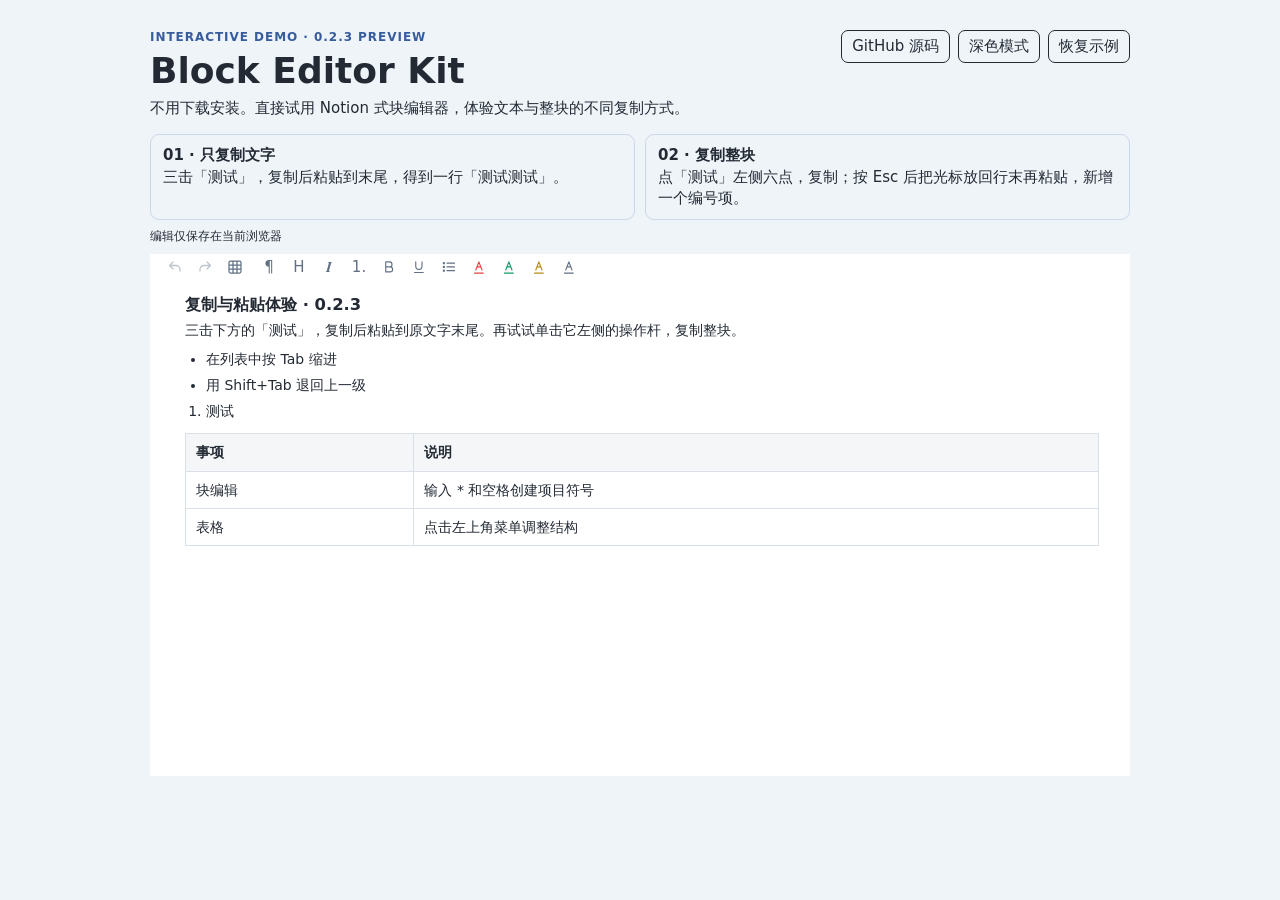
<file: docs/index.html>
<!doctype html>
<html lang="zh-CN">
<head>
  <meta charset="utf-8">
  <meta name="viewport" content="width=device-width, initial-scale=1">
  <title>Block Editor Kit · 在线试用</title>
  <meta name="description" content="免安装试用 Notion 式块编辑器：对比文字复制和整块复制，体验拖拽、表格和撤销。">
  <style>/* Theme tokens inherit from the surrounding application. */
.block-editor-kit {
 --surface:var(--bek-surface,#fff);
 --surface-soft:var(--bek-soft,#f4f6f8);
 --surface-hover:var(--bek-hover,#edf2f7);
 --text:var(--bek-text,#232a34);
 --muted:var(--bek-muted,#627084);
 --line:var(--bek-line,#d9e0e7);
 --type-status:var(--bek-accent,#2864be);
 --type-body:var(--bek-font-size,14px);
 --type-caption:12px;
 --note-selection:var(--bek-selection,#c9dff5);
 display:flex;flex-direction:column;min-width:0;
 height:var(--bek-height,24rem);background:var(--surface);color:var(--text);
 font-family:inherit;
}
[data-theme=dark] .block-editor-kit,.block-editor-kit[data-theme=dark] {
 --surface:var(--bek-surface,#1b2029);
 --surface-soft:var(--bek-soft,#262e3a);
 --surface-hover:var(--bek-hover,#2d394a);
 --text:var(--bek-text,#e9edf5);
 --muted:var(--bek-muted,#a0aec0);
 --line:var(--bek-line,#394658);
 --type-status:var(--bek-accent,#8db9ff);
 --note-selection:var(--bek-selection,#30465f);
}
@scope (.block-editor-kit) {
 *, *::before, *::after {box-sizing:border-box}
 button {font:inherit;color:inherit}
 .bek-tools {padding-inline:12px;position:relative;z-index:9}
 .note-color-red{color:var(--bek-red,#e34242)!important}
 .note-color-green{color:var(--bek-green,#129966)!important}
 .note-color-yellow{color:var(--bek-yellow,#b58a16)!important}
.note-rich-toolbar{display:flex;flex-wrap:wrap;gap:4px;margin-bottom:6px}.note-rich-toolbar button{display:inline-flex;align-items:center;justify-content:center;width:26px;height:26px;min-width:26px;min-height:26px;padding:0;border:0;border-radius:5px;background:transparent;color:var(--muted)}.note-rich-toolbar button:hover{background:var(--surface-hover);color:var(--text)}.note-rich-toolbar button:focus-visible{outline:2px solid var(--muted);outline-offset:1px}.note-rich-toolbar .note-tool-red{color:#e34242}.note-rich-toolbar .note-tool-green{color:#129966}.note-rich-toolbar .note-tool-yellow{color:#b58a16}
.note-rich-toolbar button:disabled{opacity:.4;cursor:default;background:transparent;color:var(--muted)}
/* A custom selection fill lets the editor retain each run's text color. */
.note-rich-editor::selection,.note-rich-editor *::selection{background-color:var(--note-selection)}
.note-rich-editor:is(.note-text-selection-painted,.note-table-selected,.bek-has-block-selection)::selection,
.note-rich-editor:is(.note-text-selection-painted,.note-table-selected,.bek-has-block-selection) *::selection{background-color:transparent}
.note-document > .bek-block-selected{background:var(--note-selection);border-radius:4px;outline:2px solid var(--note-selection)}
.note-text-selection span{
 position:fixed;z-index:4;pointer-events:none;
 background:color-mix(in srgb,var(--type-status) 24%,transparent);
}
.note-rich-editor :is(b,strong){font-weight:bolder}
.note-rich-editor th :is(b,strong){font-weight:800}
.note-rich-toolbar button[data-tooltip]{position:relative}
.note-rich-toolbar button[data-tooltip]:is(:hover,:focus-visible)::after{
 content:attr(data-tooltip);position:absolute;z-index:10;top:calc(100% + 5px);left:50%;
 transform:translateX(-50%);padding:4px 7px;border:1px solid var(--line);border-radius:5px;
 background:var(--surface);color:var(--text);font:400 var(--type-caption)/1.4 system-ui;
 white-space:nowrap;pointer-events:none;
}

.note-color-default{color:var(--text)}
.bek-tools{display:flex;align-items:center;flex-wrap:wrap;gap:8px;margin-bottom:6px}
.bek-tools .note-rich-toolbar{margin:0}
.bek-document-frame{
 --note-table-top-gutter:8px;
 position:relative;isolation:isolate;display:flex;flex-direction:column;
 flex:1;min-height:0;
}
.bek-document-scroll{
 flex:1;min-height:0;min-width:0;overflow-x:hidden;overflow-y:auto;overscroll-behavior:contain;scroll-padding-top:var(--note-table-top-gutter);
}
.bek-document-scroll::before{content:"";display:block;height:var(--note-table-top-gutter)}
/* Keep the mask outside the scrolling layer and overlap its upper clipping edge. */
.bek-document-frame::after{
 content:"";position:absolute;inset-inline:0;top:-3px;z-index:4;
 height:calc(var(--note-table-top-gutter) + 3px);background:var(--surface);pointer-events:none;
}
.bek-document{
 position:relative;display:flex;flex-direction:column;
 min-width:0;min-height:calc(100% - var(--note-table-top-gutter));
 padding-inline:clamp(30px,7%,35px) clamp(23px,7%,31px);
}
.note-rich-editor.note-document{
 --field-bg:transparent;
 --bek-body-block-gap:8px;
 position:relative;
 flex:1;min-height:0;max-height:none;overflow:visible;
 border:0;border-radius:0;padding:0 0 calc(2lh + 2 * var(--bek-body-block-gap));background:transparent;
 font-size:var(--type-body);line-height:1.45;
 outline:0;white-space:pre-wrap;overflow-wrap:anywhere;user-select:text;
}
.note-document :is(p,blockquote){margin-block:0 var(--bek-body-block-gap)}
.note-document :is(ul,ol){margin-block:2px 6px;padding-inline-start:1.5em}
.note-document > :is(ul,ol)[data-note-list-depth]{padding-inline-start:min(45%,calc(1.5em * (1 + var(--note-list-depth))))}
.note-document > ul[data-note-list-marker="1"]{list-style-type:circle}
.note-document > ul[data-note-list-marker="2"]{list-style-type:square}
.note-document > ol[data-note-list-marker="1"]{list-style-type:lower-alpha}
.note-document > ol[data-note-list-marker="2"]{list-style-type:lower-roman}
.note-document > :is(ul,ol) + :is(ul,ol){margin-block-start:0}
.note-document :is(td,th) li+li{margin-block-start:2px}
.note-document :is(h2,h3,h4){margin-block:14px 4px;line-height:1.35}
.note-document > :first-child{margin-block-start:0}
.note-document > p[data-note-caret-line]{margin-block:0}
.note-document.bek-thin-caret{caret-color:transparent}
.bek-caret{
 position:fixed;z-index:3;width:1px;background:var(--text);pointer-events:none;
 animation:bek-caret-blink 1s step-end infinite;
}
.bek-caret.is-composing{animation:none}
.bek-document .note-text-selection span{z-index:6}
@media(prefers-reduced-motion:reduce){.bek-caret{animation:none}}
.note-rich-editor.note-document::before{content:none}
.note-rich-editor.note-document[data-empty=true]:not(:has(table))::before{
 content:attr(data-placeholder);position:absolute;inset-block-start:0;inset-inline-start:0;
 color:var(--muted);font:inherit;pointer-events:none;
}
.note-document table{position:relative;width:100%;max-width:100%;color:inherit;table-layout:auto;border-collapse:separate;border-spacing:0;margin:12px 0 38px}
.note-document table:has(> colgroup[data-note-widths]){table-layout:fixed}
.note-document table.bek-table-fit{width:100%!important}
.note-document table.bek-table-fit col{width:var(--bek-fit-column,auto)!important}
.note-document.note-column-resizing,.note-document.note-column-resizing :is(th,td){cursor:col-resize}
.note-document :is(th,td){
 min-width:0;max-width:32ch;padding:8px clamp(2px,1.5vw,10px);border:solid var(--line);border-width:0 1px 1px 0;
 text-align:left;vertical-align:middle;white-space:pre-wrap;overflow-wrap:anywhere;font:inherit;
}
.note-document tr>:is(th,td):first-child{border-left-width:1px}
.note-document table > :is(thead,tbody):nth-child(1 of thead,tbody) > tr:first-child > :is(th,td){border-top-width:1px}
.note-document th{font-weight:600;background:var(--surface-soft)}
.note-document table[data-header-row=false] > :is(thead,tbody):nth-child(1 of thead,tbody) > tr:first-child > th{
 background:transparent;font-weight:inherit;
}
.note-document table[data-header-row=true] > :is(thead,tbody):nth-child(1 of thead,tbody) > tr:first-child > :is(th,td),
.note-document table[data-header-column=true] > :is(thead,tbody,tfoot) > tr > :is(th,td):first-child{
 background:var(--surface-soft);font-weight:600;
}
.note-document table[data-header-row=true] > :is(thead,tbody):nth-child(1 of thead,tbody) > tr:first-child,
.note-document table:not([data-header-row]) > :is(thead,tbody):nth-child(1 of thead,tbody) > tr:first-child:has(>th):not(:has(>td)){
 position:sticky;top:var(--note-table-top-gutter);z-index:5;background:var(--surface-soft);
}
.note-document table[data-header-column=true] > :is(thead,tbody,tfoot) > tr > :is(th,td):first-child{
 position:sticky;left:0;z-index:1;
}
.note-table-controls{position:absolute;inset:0;pointer-events:none}
.note-table-controls .note-table-icon,.note-table-handle,.note-table-outline,.note-block-handle{position:absolute;z-index:5}
.note-table-controls :is(button,.note-table-menu){pointer-events:auto}
.note-table-controls [hidden],.note-table-controls[hidden],.note-table-handle[hidden]{display:none}
.note-table-cell-selected{outline:2px solid var(--type-status);outline-offset:-2px}
.note-table-outline{
 box-shadow:inset 0 0 0 2px var(--type-status);
 background:color-mix(in srgb,var(--type-status) 15%,transparent);pointer-events:none;
}
:is(.note-table-controls,.note-document) .note-table-handle{
 display:grid;place-items:center;padding:0;border:1px solid transparent;border-radius:5px;
 color:color-mix(in srgb,var(--muted) 70%,transparent);background:transparent;transform:translate(-50%,-50%);
 cursor:pointer;touch-action:none;z-index:6;
}
.note-table-column-handle{width:25px;height:16px}
.note-table-row-handle{width:16px;height:25px}
.note-document :is(th,td):where(:has(>.note-table-handle)){position:relative}
.note-table-row-handle.is-anchored{left:-.5px;top:50%}
.note-table-column-handle.is-anchored{left:50%;top:-.5px}
.note-table-handle span{
 width:12px;height:2px;border-radius:2px;background:currentColor;
 box-shadow:0 0 0 2px var(--surface);pointer-events:none;
}
.note-table-row-handle span{transform:rotate(90deg)}
.note-table-handle:is(:hover,:focus-visible,[aria-expanded=true]){background:var(--surface-soft);border-color:var(--line)}
.note-table-handle:is(:hover,:focus-visible,[aria-expanded=true]) span{
 width:3px;height:3px;box-shadow:-5px 0 currentColor,5px 0 currentColor,0 4px currentColor,-5px 4px currentColor,5px 4px currentColor;
 translate:0 -2px;
}
.note-table-row-handle:is(:hover,:focus-visible,[aria-expanded=true]) span{translate:2px 0}
.note-table-handle[aria-expanded=true]{background:#2864be;color:white;border-color:#2864be}
.note-table-handle.can-reorder{cursor:grab}
.note-table-handle.can-reorder:active{cursor:grabbing;z-index:8}
.note-document .note-table-drag-source{opacity:.3}
.note-table-drag-preview{
 position:fixed;z-index:6;overflow:hidden;pointer-events:none;
 color:var(--text);font-size:var(--type-body);line-height:1.65;
}
.note-table-drag-preview .note-table-drag-copy{
 position:absolute;min-width:0;margin:0;background:var(--surface);opacity:.55;box-sizing:border-box;
}
.note-table-controls.is-moving-table :is(.note-table-outline,.note-table-handle,.note-table-icon){opacity:0}
.bek-document:has(.note-table-controls.is-moving-table) .note-table-handle.is-anchored{opacity:0}
:is(.note-table-options>[data-table-action=options],.note-block-handle){cursor:grab;touch-action:none}
:is(.note-table-options>[data-table-action=options],.note-block-handle):active{cursor:grabbing}
.bek-document .note-block-handle{
 display:grid;place-items:center;width:20px;height:24px;padding:0;
 border:0;border-radius:4px;background:transparent;color:var(--muted);
}
.bek-document .note-block-handle:hover{background:var(--surface-hover)}
.note-block-handle::before{
 content:"";width:2.5px;height:2.5px;border-radius:50%;background:currentColor;
 box-shadow:5px 0,0 -5px,5px -5px,0 5px,5px 5px;translate:-2.5px 0;pointer-events:none;
}
.bek-document .note-block-handle[hidden]{display:none}
.note-block-handle.is-moving-block{opacity:0}
.note-table-drag-cell{
 position:absolute;overflow:hidden;padding:8px 10px;
 border:1px solid var(--line);background:var(--surface);
 white-space:pre-wrap;overflow-wrap:anywhere;
}
.note-table-resize-guide{
 position:fixed;z-index:7;width:2px;background:var(--type-status);pointer-events:none;
}
.note-table-icon{
 display:grid;place-items:center;width:23px;height:23px;padding:0;
 border:1px solid var(--line);border-radius:6px;background:var(--surface);
 color:var(--muted);font-size:15px;line-height:1;
}
.note-table-icon:hover{background:var(--surface-hover);color:var(--text)}
.note-table-options>.note-table-icon[aria-expanded=true]{background:var(--surface-hover);color:var(--type-status)}
.note-table-menu{
 position:fixed;z-index:8;width:min(224px,calc(100vw - 16px));padding:5px;
 border:1px solid var(--line);border-radius:8px;background:var(--surface);
 box-shadow:0 4px 16px #0002;overflow:auto;overscroll-behavior:contain;
}
.note-table-menu button{
 display:block;width:100%;padding:6px 8px;border:0;border-radius:4px;
 background:transparent;text-align:left;font-size:var(--type-caption);
}
.note-table-menu button:is(:hover,[aria-pressed=true]){background:var(--surface-hover)}

}
@keyframes bek-caret-blink{50%{opacity:0}}
</style>
  <style>
    html { color-scheme: light; background: #f4f6f8; color: #232a34; font: 15px system-ui, sans-serif; }
    html[data-theme=dark] { color-scheme: dark; background: #141820; color: #e9edf5; }
    body { max-width: 860px; margin: 40px auto; padding: 0 20px; }
    header { display: flex; align-items: center; justify-content: space-between; gap: 8px; }
    h1 { margin: 0; font-size: 22px; }
    output { display: block; margin: 8px 0 16px; font-size: 12px; }
    button { font: inherit; }
    #editor { --bek-height: clamp(300px, 68vh, 680px); }
  </style>
  <style>
    html {background:#eff4f9} html[data-theme=dark]{background:#141820}
    body {max-width:980px;margin:30px auto;padding:0 16px}
    .demo-header {align-items:flex-start;gap:16px;flex-wrap:wrap}
    .demo-kicker {margin:0 0 7px;color:#375c9c;font-size:12px;font-weight:700;letter-spacing:.08em}
    [data-theme=dark] .demo-kicker {color:#a7c6ff}
    .demo-header h1 {font-size:clamp(25px,5vw,36px);line-height:1.12}
    .demo-header p:last-child {margin:8px 0 0;max-width:42rem}
    .demo-actions {display:flex;gap:8px;flex-wrap:wrap;align-items:center}
    .demo-actions > * {box-sizing:border-box;display:inline-block;padding:6px 10px;border:1px solid currentColor;border-radius:7px;color:inherit;background:transparent;font:inherit;cursor:pointer;text-decoration:none}
    .demo-actions > *:focus-visible,.demo-steps:focus-visible {outline:3px solid #7394d7;outline-offset:2px}
    .demo-steps {display:grid;grid-template-columns:1fr 1fr;gap:10px;margin-top:16px}
    .demo-steps p {margin:0;padding:10px 12px;border:1px solid #91a6c75e;border-radius:9px;line-height:1.42}
    #editor {--bek-height:clamp(340px,58vh,610px)}
    #status {margin-bottom:9px}
    @media(max-width:560px){body{margin-top:18px}.demo-steps{grid-template-columns:1fr}}
  </style>
</head>
<body>
  <header class="demo-header">
    <div><p class="demo-kicker">INTERACTIVE DEMO · 0.2.3 PREVIEW</p><h1>Block Editor Kit</h1>
      <p>不用下载安装。直接试用 Notion 式块编辑器，体验文本与整块的不同复制方式。</p></div>
    <nav class="demo-actions" aria-label="演示操作">
      <a href="https://github.com/link0099/block-editor-kit">GitHub 源码</a>
      <button id="theme" type="button" aria-pressed="false">深色模式</button>
      <button id="reset" type="button">恢复示例</button>
    </nav>
  </header>
  <section class="demo-steps" aria-label="30 秒试用">
    <p><strong>01 · 只复制文字</strong><br>三击「测试」，复制后粘贴到末尾，得到一行「测试测试」。</p>
    <p><strong>02 · 复制整块</strong><br>点「测试」左侧六点，复制；按 Esc 后把光标放回行末再粘贴，新增一个编号项。</p>
  </section>
  <output id="status" aria-live="polite">编辑仅保存在当前浏览器</output>
  <div id="editor"></div>
  <script>(() => {
  // block-editor-kit/assets/blocks.js
  var headings = "h2,h3,h4";
  var lists = "ul,ol";
  var structural = "p,div,blockquote,h1,h2,h3,h4,h5,h6,ul,ol,li,table";
  var editableBlock = "p,h2,h3,h4";
  var elementOf = (node) => node?.nodeType === Node.TEXT_NODE ? node.parentElement : node;
  var isElement = (node) => node.nodeType === Node.ELEMENT_NODE;
  var lineOf = (block) => block?.matches(lists) ? block.firstElementChild : block;
  var listDepth = (block) => Number(block.dataset.noteListDepth) || 0;
  function setListDepth(block, depth) {
    if (depth) block.dataset.noteListDepth = String(depth);
    else delete block.dataset.noteListDepth;
  }
  function fillLine(line) {
    if (!line.textContent && !line.querySelector("br")) line.append(document.createElement("br"));
  }
  function createBlock(tag, children = [], start = null) {
    const block = document.createElement(tag);
    if (tag === "ol" && start !== null) block.setAttribute("start", start);
    if (block.matches(lists)) block.append(document.createElement("li"));
    const line = lineOf(block);
    line.append(...children);
    fillLine(line);
    return block;
  }
  function removePlaceholder(line) {
    if (!line.textContent && line.querySelectorAll("br").length === 1) line.querySelector("br").remove();
  }
  function caretLine() {
    const line = createBlock("p");
    line.dataset.noteCaretLine = "";
    return line;
  }
  function flatten(root) {
    const blocks = [], owners = /* @__PURE__ */ new Map();
    function appendContainer(container, tag, emit, keepEmpty = false, depth = 0) {
      let inline = [], produced = false;
      function flush() {
        if (!inline.length) return;
        const wrapper = container.matches?.("p,div,li,blockquote,h1,h2,h3,h4,h5,h6") && (container.style.color || container.style.fontWeight || container.className.startsWith("note-color-"));
        if (wrapper) {
          const span = document.createElement("span");
          span.style.color = container.style.color;
          span.style.fontWeight = container.style.fontWeight;
          span.className = container.className;
          span.append(...inline);
          inline = [span];
        }
        const block = emit(tag, inline);
        if (!owners.has(container)) owners.set(container, lineOf(block));
        inline = [];
        produced = true;
      }
      for (const node of [...container.childNodes]) {
        if (isElement(node) && node.matches(structural)) {
          flush();
          if ((tag === "ul" || tag === "ol") && node.matches("p,div,blockquote")) appendContainer(node, tag, emit, true, depth);
          else append(node, push, depth + (tag === "ul" || tag === "ol" ? 1 : 0));
          produced = true;
        } else if (isElement(node) && node.querySelector(structural)) {
          flush();
          appendContainer(node, tag, emit, false, depth);
          produced = true;
        } else if (isElement(node) || node.nodeType === Node.TEXT_NODE) {
          if (inline.length || node.nodeType !== Node.TEXT_NODE || node.data.trim() || container.tagName && node.data.includes(" ") && !/[\r\n]/.test(node.data)) inline.push(node);
        }
      }
      if (keepEmpty && !produced && !inline.length) inline = [document.createElement("br")];
      flush();
    }
    function push(tag, children, start) {
      const block = createBlock(tag, children, start);
      blocks.push(block);
      return block;
    }
    function append(node, emit, depth) {
      if (node.matches("table")) {
        blocks.push(node);
        return;
      }
      if (node.matches(lists)) {
        const tag2 = node.localName;
        depth = Math.max(depth, listDepth(node));
        let start = node.hasAttribute("data-note-derived-start") ? null : node.getAttribute("start");
        for (const item of [...node.children]) {
          if (!item.matches("li")) {
            append(item, emit, depth);
            continue;
          }
          if (tag2 === "ol" && item.hasAttribute("value")) start = item.getAttribute("value");
          appendContainer(item, tag2, (type, children) => {
            const block = emit(type, children, type === tag2 ? start : null);
            setListDepth(block, depth);
            if (type === tag2) start = null;
            return block;
          }, true, depth);
        }
        return;
      }
      const tag = node.matches(headings) ? node.localName : node.matches("h1,h5,h6") ? "h3" : "p";
      appendContainer(node, tag, emit, true);
    }
    appendContainer(root, "p", push);
    return { blocks, owners };
  }
  function attachNoteBlocks(editor, onNewBlock) {
    const signal = () => editor.dispatchEvent(new Event("input", { bubbles: true }));
    function blockOf(node) {
      let block = elementOf(node);
      if (block === editor) return null;
      while (block && block.parentElement !== editor) block = block.parentElement;
      return block;
    }
    function blockAt(node, offset) {
      if (node === editor) {
        const following = editor.childNodes[offset];
        const block2 = following || editor.lastElementChild;
        return { block: block2, line: lineOf(block2), offset: following ? 0 : lineOf(block2)?.childNodes.length };
      }
      const block = blockOf(node);
      return { block, line: lineOf(block) };
    }
    function ensureSelection(selection) {
      if (!selection.rangeCount || !editor.contains(selection.focusNode)) selection.collapse(editor, editor.childNodes.length);
      const { block, line, offset } = blockAt(selection.focusNode, selection.focusOffset);
      if (selection.isCollapsed && block && !block.matches("table") && !line.contains(selection.focusNode)) selection.collapse(line, offset || 0);
      return block;
    }
    function updateLists() {
      const numbers = [];
      let previousDepth = -1;
      for (const block of editor.children) {
        if (!block.matches(lists)) {
          numbers.length = 0;
          previousDepth = -1;
          continue;
        }
        const depth = Math.min(listDepth(block), previousDepth + 1);
        setListDepth(block, depth);
        block.style.setProperty("--note-list-depth", depth);
        block.dataset.noteListMarker = String(depth % 3);
        numbers.length = depth + 1;
        previousDepth = depth;
        if (block.matches("ul")) {
          numbers[depth] = 1;
          continue;
        }
        let number = numbers[depth] ?? 1;
        if (block.hasAttribute("start") && !block.hasAttribute("data-note-derived-start")) number = block.start;
        else {
          block.dataset.noteDerivedStart = "";
          block.start = Math.min(number, 2147483647);
        }
        numbers[depth] = number + 1;
      }
    }
    function canonical(node) {
      if (!isElement(node)) return false;
      if (node.matches("table")) return true;
      if (node.matches(lists)) {
        if (node.childNodes.length !== 1 || !node.firstElementChild?.matches("li") || node.firstElementChild.hasAttribute("value")) return false;
        return !node.firstElementChild.querySelector(structural);
      }
      return node.matches(editableBlock) && !node.querySelector(structural);
    }
    function normalize() {
      if (!editor.childNodes.length) editor.append(caretLine());
      else if (![...editor.childNodes].every(canonical)) {
        const selection = getSelection();
        const selected = selection.rangeCount && editor.contains(selection.anchorNode) && editor.contains(selection.focusNode);
        const anchor = selected && [selection.anchorNode, selection.anchorOffset], focus = selected && [selection.focusNode, selection.focusOffset];
        const { blocks, owners } = flatten(editor);
        editor.replaceChildren(...blocks.length ? blocks : [caretLine()]);
        if (selected) {
          const restore = ([node, offset]) => {
            const target = editor.contains(node) ? node : owners.get(node) || lineOf(editor.lastElementChild);
            const length = target.nodeType === Node.TEXT_NODE ? target.length : target.childNodes.length;
            return [target, Math.min(offset, length)];
          };
          selection.setBaseAndExtent(...restore(anchor), ...restore(focus));
        }
      }
      updateLists();
    }
    function changeType(block, tag, start = null) {
      const oldLine = lineOf(block);
      const replacement = createBlock(tag, [...oldLine.childNodes], start);
      if (block.matches(lists) && replacement.matches(lists)) setListDepth(replacement, listDepth(block));
      const line = lineOf(replacement);
      line.className = oldLine.className;
      line.style.color = oldLine.style.color;
      line.style.fontWeight = oldLine.style.fontWeight;
      block.replaceWith(replacement);
      return line;
    }
    function format(selection, tag) {
      const active = ensureSelection(selection);
      if (!active || active.matches("table") && selection.isCollapsed) return;
      const { anchorNode, anchorOffset, focusNode, focusOffset } = selection;
      const selected = selection.getRangeAt(0), replacements = /* @__PURE__ */ new Map();
      const from = selected.cloneRange(), to = selected.cloneRange();
      from.collapse(true);
      to.collapse(false);
      const affected = [...editor.children].filter((block) => {
        if (block.matches("table") || block.localName === tag) return false;
        if (selection.isCollapsed) return block === active;
        const content = document.createRange();
        content.selectNodeContents(lineOf(block));
        const start = content.cloneRange();
        start.collapse(true);
        content.collapse(false);
        return from.compareBoundaryPoints(Range.START_TO_START, content) < 0 && to.compareBoundaryPoints(Range.START_TO_START, start) > 0;
      });
      for (const block of affected) {
        const oldLine = lineOf(block);
        const line = changeType(block, tag);
        replacements.set(oldLine, line);
        replacements.set(block, line);
      }
      if (replacements.size) {
        selection.setBaseAndExtent(
          replacements.get(anchorNode) || anchorNode,
          anchorOffset,
          replacements.get(focusNode) || focusNode,
          focusOffset
        );
      }
    }
    function prefix(event) {
      if (event.inputType !== "insertText" || event.data !== " " || event.isComposing || !event.cancelable) return;
      const selection = getSelection();
      if (!selection.isCollapsed || !editor.contains(selection.anchorNode)) return;
      const block = blockOf(selection.anchorNode);
      if (!block || block.matches("table")) return;
      const before = selection.getRangeAt(0).cloneRange();
      before.setStart(lineOf(block), 0);
      const marker = before.toString(), match = marker.match(/^(\d+)\.$/);
      const number = match ? Number(match[1]) : 0;
      if (marker !== "*" && (number < 1 || number > 2147483647)) return;
      event.preventDefault();
      before.deleteContents();
      selection.collapse(changeType(block, number ? "ol" : "ul", number || null), 0);
      signal();
    }
    function enter(selection, block) {
      const line = lineOf(block);
      if (block.matches(lists) && !line.textContent && !line.querySelector("br+br")) {
        selection.collapse(changeType(block, "p"), 0);
        signal();
        return;
      }
      const tail = selection.getRangeAt(0).cloneRange();
      tail.setEnd(line, line.childNodes.length);
      const next = createBlock(block.matches(lists) ? block.localName : "p", [...tail.extractContents().childNodes]);
      fillLine(line);
      line.removeAttribute("data-note-caret-line");
      let preceding = block;
      if (next.matches(lists)) {
        setListDepth(next, listDepth(block));
        while (preceding.nextElementSibling?.matches(lists) && listDepth(preceding.nextElementSibling) > listDepth(block)) {
          preceding = preceding.nextElementSibling;
        }
      }
      preceding.after(next);
      selection.collapse(lineOf(next), 0);
      signal();
      onNewBlock?.(lineOf(next));
    }
    function join(event, selection, block) {
      const line = lineOf(block);
      const backward = event.key === "Backspace";
      if (backward && block === editor.firstElementChild && block.matches("p") && !line.textContent) {
        event.preventDefault();
        block.remove();
        if (!editor.firstElementChild) editor.append(caretLine());
        const first2 = editor.firstElementChild;
        const target = first2.matches("table") ? first2.rows[0]?.cells[0] || first2 : lineOf(first2);
        selection.collapse(target, 0);
        signal();
        return;
      }
      const section = selection.getRangeAt(0).cloneRange();
      if (backward) section.setStart(line, 0);
      else section.setEnd(line, line.childNodes.length);
      const breaks = section.cloneContents().querySelectorAll("br");
      if (section.toString() || breaks.length && (backward || breaks[0].nextSibling || breaks.length > 1) && (line.textContent || line.querySelectorAll("br").length > 1)) return;
      event.preventDefault();
      if (backward && block.matches(lists)) {
        if (listDepth(block)) changeListDepth(block, true);
        else {
          shiftListChildren(block, 0, -1);
          selection.collapse(changeType(block, "p"), 0);
          signal();
        }
        return;
      }
      const adjacent = backward ? block.previousElementSibling : block.nextElementSibling;
      if (!adjacent) return;
      if (adjacent.matches("table")) {
        const row = backward ? adjacent.rows[adjacent.rows.length - 1] : adjacent.rows[0];
        const cell = backward ? row?.cells[row.cells.length - 1] : row?.cells[0];
        if (cell) selection.collapse(cell, backward ? cell.childNodes.length : 0);
        return;
      }
      const first = backward ? adjacent : block, last = backward ? block : adjacent;
      const destination = lineOf(first), source = lineOf(last);
      removePlaceholder(destination);
      const offset = destination.childNodes.length;
      removePlaceholder(source);
      destination.append(...source.childNodes);
      fillLine(destination);
      last.remove();
      selection.collapse(destination, offset);
      signal();
    }
    function shiftListChildren(block, depth, delta) {
      for (let child = block.nextElementSibling; child?.matches(lists) && listDepth(child) > depth; child = child.nextElementSibling) {
        setListDepth(child, listDepth(child) + delta);
      }
    }
    function changeListDepth(block, outdent) {
      const depth = listDepth(block);
      const previous2 = block.previousElementSibling;
      if (outdent ? depth === 0 : !previous2?.matches(lists) || listDepth(previous2) < depth) return;
      const delta = outdent ? -1 : 1;
      setListDepth(block, depth + delta);
      shiftListChildren(block, depth, delta);
      signal();
    }
    function keydown(event) {
      if (event.isComposing || event.keyCode === 229 || event.ctrlKey || event.metaKey || event.altKey) return;
      if (event.key === "Tab") {
        event.preventDefault();
        const selection2 = getSelection();
        const block2 = selection2.isCollapsed ? ensureSelection(selection2) : null;
        if (block2?.matches(lists)) changeListDepth(block2, event.shiftKey);
        return;
      }
      if (!["Enter", "Backspace", "Delete"].includes(event.key) || event.shiftKey) return;
      const selection = getSelection();
      let block = ensureSelection(selection);
      if (!block || block.matches("table")) return;
      if (event.key === "Enter") {
        event.preventDefault();
        if (!selection.isCollapsed) document.execCommand("delete");
        block = ensureSelection(selection);
        if (block && !block.matches("table")) enter(selection, block);
      } else if (selection.isCollapsed) join(event, selection, block);
    }
    function insertTable(selection, table) {
      const block = ensureSelection(selection);
      if (block) block.after(table);
      else editor.append(table);
      if (block?.hasAttribute("data-note-caret-line") && !block.textContent) block.remove();
      const cell = table.rows[0]?.cells[0];
      if (cell) selection.collapse(cell, 0);
    }
    function removeBlock(selection, block) {
      const next = block.nextElementSibling || block.previousElementSibling;
      const following = next === block.nextElementSibling;
      block.remove();
      if (!next) editor.append(caretLine());
      const target = next?.matches("table") ? next.rows[0]?.cells[0] : lineOf(next || editor.lastElementChild);
      if (target) selection.collapse(target, following ? 0 : target.childNodes.length);
      signal();
    }
    function paste(selection, html, text, inline = false) {
      const active = ensureSelection(selection);
      const lineForText = active && !active.matches("table") && lineOf(active);
      if (inline && /[\r\n]/.test(text) && lineForText && lineForText.contains(selection.getRangeAt(0).commonAncestorContainer)) {
        const caret2 = selection.getRangeAt(0);
        caret2.deleteContents();
        const inserted = document.createTextNode(text.replace(/\r\n?/g, "\n"));
        removePlaceholder(lineForText);
        caret2.insertNode(inserted);
        selection.collapse(inserted, inserted.length);
        signal();
        return;
      }
      if (inline && !/[\r\n]/.test(text)) {
        document.execCommand("insertText", false, text);
        return;
      }
      const template2 = document.createElement("template");
      template2.innerHTML = html;
      const hasStructure = template2.content.querySelector(structural);
      if (active?.matches("table") && !template2.content.querySelector("table") || !hasStructure && !/[\r\n]/.test(text)) {
        document.execCommand(html ? "insertHTML" : "insertText", false, html || text);
        return;
      }
      const pasted = html ? flatten(template2.content).blocks : text.split(/\r\n|\r|\n/).map((value) => createBlock("p", [document.createTextNode(value)]));
      if (!pasted.length) return;
      if (!selection.isCollapsed && !active?.matches("table")) document.execCommand("delete");
      const block = ensureSelection(selection);
      if (!block) {
        editor.append(...pasted);
        signal();
        return;
      }
      const line = lineOf(block);
      let trailing;
      if (!block.matches("table")) {
        const tail = selection.getRangeAt(0).cloneRange();
        tail.setEnd(line, line.childNodes.length);
        const content = tail.extractContents();
        if (content.textContent || content.querySelector("br") && line.textContent) {
          trailing = createBlock(block.localName, [...content.childNodes]);
          if (block.matches(lists)) setListDepth(trailing, listDepth(block));
        }
        if (line.textContent) fillLine(line);
      }
      const last = pasted[pasted.length - 1];
      block.after(...pasted, ...trailing ? [trailing] : []);
      if (!block.matches("table") && !line.textContent) block.remove();
      const caret = last.matches("table") ? last.rows[0]?.cells[0] : lineOf(last);
      if (caret) selection.collapse(caret, last.matches("table") ? 0 : caret.childNodes.length);
      signal();
    }
    function serialize(html) {
      const template2 = document.createElement("template");
      template2.innerHTML = html;
      const levels = [];
      for (const block of [...template2.content.children]) {
        if (!block.matches(lists)) {
          levels.length = 0;
          continue;
        }
        const depth = Math.min(listDepth(block), levels.length);
        delete block.dataset.noteListDepth;
        levels.length = depth + 1;
        const previous2 = levels[depth];
        if (block.localName === previous2?.localName && !block.hasAttribute("start")) {
          previous2.append(...block.childNodes);
          block.remove();
        } else {
          if (depth) levels[depth - 1].lastElementChild.append(block);
          levels[depth] = block;
        }
      }
      return template2.innerHTML;
    }
    editor.addEventListener("input", normalize);
    editor.addEventListener("beforeinput", prefix);
    editor.addEventListener("keydown", keydown);
    return { normalize, format, insertTable, removeBlock, paste, serialize };
  }

  // block-editor-kit/assets/rich-text.js
  var inlineClipboard = "application/x-block-editor-kit-text";
  var colors = { red: "#e34242", green: "#129966", yellow: "#b58a16" };
  var noteTags = /* @__PURE__ */ new Set(["B", "STRONG", "U", "UL", "OL", "LI", "DIV", "P", "BR", "SPAN", "FONT", "BLOCKQUOTE"]);
  var documentTags = /* @__PURE__ */ new Set(["I", "EM", "H1", "H2", "H3", "H4", "H5", "H6", "TABLE", "COLGROUP", "COL", "THEAD", "TBODY", "TFOOT", "TR", "TH", "TD"]);
  var removedTags = /* @__PURE__ */ new Set(["SCRIPT", "STYLE", "IFRAME", "OBJECT", "SVG", "MATH", "IMG", "TEMPLATE", "NOSCRIPT"]);
  function clean(html) {
    const template2 = document.createElement("template");
    template2.innerHTML = html || "";
    function visit(node) {
      for (const child of [...node.childNodes]) {
        if (child.nodeType === 3) continue;
        if (child.nodeType !== 1 || child.namespaceURI !== "http://www.w3.org/1999/xhtml" || removedTags.has(child.tagName) || child.matches("button.note-table-handle[data-table-axis][contenteditable=false]")) {
          child.remove();
          continue;
        }
        if (child.hasAttribute("data-note-caret-line") && !child.textContent && child.childNodes.length === 1 && child.firstChild.nodeName === "BR") {
          child.remove();
          continue;
        }
        visit(child);
        if (!noteTags.has(child.tagName) && !documentTags.has(child.tagName)) {
          child.replaceWith(...child.childNodes);
          continue;
        }
        const isDefault = child.classList.contains("note-color-default");
        const color = child.getAttribute("color") || child.style.color, indent = child.style.marginLeft;
        const weight = child.style.fontWeight;
        const spans = child.matches("th,td") ? ["colspan", "rowspan"].map((name2) => [name2, child.getAttribute(name2)]) : [];
        const headers = child.tagName === "TABLE" ? ["data-header-row", "data-header-column"].map((name2) => [name2, child.getAttribute(name2)]) : [];
        const width = ["TABLE", "COL"].includes(child.tagName) ? child.style.width : "";
        const sized = child.tagName === "COLGROUP" && child.hasAttribute("data-note-widths");
        const numberAttr = { OL: "start", LI: "value" }[child.tagName];
        const number = numberAttr && !child.hasAttribute("data-note-derived-start") && child.getAttribute(numberAttr);
        const depth = child.matches("ol,ul") && child.dataset.noteListDepth;
        for (const attr of [...child.attributes]) child.removeAttribute(attr.name);
        const normalized = color?.replaceAll(" ", "").toLowerCase();
        const name = Object.keys(colors).find((k) => [colors[k], { red: "rgb(227,66,66)", green: "rgb(18,153,102)", yellow: "rgb(181,138,22)" }[k]].includes(normalized));
        if (isDefault) child.className = "note-color-default";
        else if (name) {
          child.className = "note-color-" + name;
          child.style.color = colors[name];
        }
        if (/^\d{1,3}px$/.test(indent)) child.style.marginLeft = Math.min(240, parseInt(indent)) + "px";
        if (/^(?:normal|bold|[1-9]00)$/.test(weight)) child.style.fontWeight = weight;
        for (const [attribute, value] of spans) if (/^[1-9]\d?$/.test(value || "")) child.setAttribute(attribute, value);
        for (const [attribute, value] of headers) if (value === "true" || value === "false") child.setAttribute(attribute, value);
        if (sized) child.setAttribute("data-note-widths", "");
        if (/^[1-9]\d*$/.test(depth || "")) child.dataset.noteListDepth = depth;
        if (numberAttr && /^-?\d{1,10}$/.test(number || "") && Number(number) >= -2147483648 && Number(number) <= 2147483647) {
          child.setAttribute(numberAttr, String(Number(number)));
        }
        if (/^\d{1,8}px$/.test(width)) child.style.width = width;
      }
    }
    visit(template2.content);
    return template2.innerHTML;
  }
  function createRichText(textarea, toolbarHost, listen, onNewBlock) {
    const editor = document.createElement("div"), toolbar = document.createElement("div");
    editor.id = textarea.id;
    editor.className = "note-rich-editor note-document";
    editor.contentEditable = "true";
    editor.setAttribute("role", "textbox");
    editor.setAttribute("aria-multiline", "true");
    if (textarea.hasAttribute("aria-labelledby")) editor.setAttribute("aria-labelledby", textarea.getAttribute("aria-labelledby"));
    else editor.setAttribute("aria-label", textarea.getAttribute("aria-label") || "\u6B63\u6587");
    editor.dataset.placeholder = textarea.placeholder;
    toolbar.className = "note-rich-toolbar";
    toolbar.setAttribute("role", "toolbar");
    toolbar.setAttribute("aria-label", "\u6587\u5B57\u683C\u5F0F");
    toolbarHost.append(toolbar);
    textarea.replaceWith(editor);
    let range, selectedBlock;
    function ownsBlockSelection(selection = getSelection()) {
      if (!selectedBlock || selectedBlock.parentElement !== editor || !selection.rangeCount) return false;
      const selected = selection.getRangeAt(0);
      return selected.startContainer === editor && selected.endContainer === editor && selected.endOffset === selected.startOffset + 1 && editor.childNodes[selected.startOffset] === selectedBlock;
    }
    function clearBlockSelection(placeCaret = false) {
      if (!selectedBlock) return;
      const block = selectedBlock;
      const keepCaret = placeCaret && ownsBlockSelection();
      selectedBlock = null;
      block.classList.remove("bek-block-selected");
      editor.classList.remove("bek-has-block-selection");
      if (keepCaret) {
        const line = block.matches("ul,ol") ? block.firstElementChild : block;
        getSelection().collapse(line, line.childNodes.length);
      }
    }
    function selectBlock(block) {
      if (!block || block.parentElement !== editor) return;
      clearBlockSelection();
      editor.focus({ preventScroll: true });
      const selected = document.createRange();
      selected.selectNode(block);
      const selection = getSelection();
      selection.removeAllRanges();
      selection.addRange(selected);
      selectedBlock = block;
      block.classList.add("bek-block-selected");
      editor.classList.add("bek-has-block-selection");
    }
    listen(document, "selectionchange", () => {
      if (!ownsBlockSelection()) clearBlockSelection();
    });
    listen(document, "pointerdown", (event) => {
      if (!event.target.closest(".note-block-handle")) clearBlockSelection(true);
    }, true);
    listen(editor, "blur", () => clearBlockSelection());
    listen(editor, "input", () => clearBlockSelection());
    listen(editor, "keydown", (event) => {
      if (event.key === "Escape" && ownsBlockSelection()) {
        event.preventDefault();
        clearBlockSelection(true);
      } else if (["ArrowLeft", "ArrowRight", "ArrowUp", "ArrowDown", "Home", "End"].includes(event.key)) {
        clearBlockSelection(true);
      }
    }, true);
    const blocks = attachNoteBlocks(editor, onNewBlock);
    function updateEmpty() {
      const text = editor.textContent.replace(/[\s\u200b\uFEFF]/g, "");
      editor.dataset.empty = String(!text && !editor.querySelector("ul,ol,h2,h3,h4,table"));
    }
    listen(editor, "input", updateEmpty);
    updateEmpty();
    function remember() {
      const selection = getSelection();
      if (!selection.rangeCount) return;
      const current = selection.getRangeAt(0);
      if (editor.contains(current.commonAncestorContainer)) range = current.cloneRange();
    }
    function applySelectionColor(selection, value) {
      if (!selection.rangeCount || selection.isCollapsed) return false;
      const selected = selection.getRangeAt(0);
      if (!editor.contains(selected.commonAncestorContainer)) return false;
      const colorName = value === "inherit" ? "default" : Object.keys(colors).find((name) => colors[name] === value);
      if (!colorName) return false;
      const walker = document.createTreeWalker(editor, NodeFilter.SHOW_TEXT);
      const pieces = [];
      for (let node = walker.nextNode(); node; node = walker.nextNode()) {
        if (!selected.intersectsNode(node)) continue;
        const start = node === selected.startContainer ? selected.startOffset : 0;
        const end = node === selected.endContainer ? selected.endOffset : node.length;
        if (start < end) pieces.push({ node, start, end });
      }
      if (!pieces.length) return false;
      const colored = pieces.map(({ node, start, end }) => {
        if (end < node.length) node.splitText(end);
        const text = start ? node.splitText(start) : node;
        const parent = text.parentElement;
        const span = parent.tagName === "SPAN" && parent.childNodes.length === 1 && Object.keys(colors).concat("default").some((name) => parent.classList.contains("note-color-" + name)) ? parent : document.createElement("span");
        span.className = "note-color-" + colorName;
        span.style.color = colors[colorName] || "";
        if (span !== parent) {
          text.before(span);
          span.append(text);
        }
        return text;
      });
      const updated = document.createRange();
      updated.setStart(colored[0], 0);
      const last = colored[colored.length - 1];
      updated.setEnd(last, last.length);
      selection.removeAllRanges();
      selection.addRange(updated);
      return true;
    }
    function restoreSelection2() {
      const savedRange = range;
      editor.focus();
      const selection = getSelection();
      if (savedRange && editor.contains(savedRange.commonAncestorContainer)) {
        selection.removeAllRanges();
        selection.addRange(savedRange);
      } else if (!savedRange) selection.collapse(editor, editor.childNodes.length);
      return selection;
    }
    function command(cmd, value) {
      const selection = restoreSelection2();
      const blockType = { formatBlock: value, insertOrderedList: "ol", insertUnorderedList: "ul" }[cmd];
      if (blockType) blocks.format(selection, blockType);
      else if (cmd !== "foreColor" || !applySelectionColor(selection, value)) {
        if (cmd === "bold") document.execCommand("styleWithCSS", false, false);
        document.execCommand(cmd, false, value === "inherit" ? getComputedStyle(editor).color : value);
      }
      remember();
      editor.dispatchEvent(new Event("input", { bubbles: true }));
    }
    const icons = { bold: '<path d="M6 3h6a4 4 0 0 1 0 8H6zm0 8h7a4 4 0 0 1 0 8H6z"/>', underline: '<path d="M6 3v7a5 5 0 0 0 10 0V3M4 20h14"/>', insertUnorderedList: '<path d="M8 5h12M8 11h12M8 17h12"/><circle cx="3" cy="5" r="1"/><circle cx="3" cy="11" r="1"/><circle cx="3" cy="17" r="1"/>', foreColor: '<path d="m6 16 5-13 5 13M8 11h6M4 21h14"/>' };
    const tools = [["\u52A0\u7C97", "bold"], ["\u4E0B\u5212\u7EBF", "underline"], ["\u9879\u76EE\u7B26\u53F7", "insertUnorderedList"], ["\u7EA2\u8272", "foreColor", colors.red], ["\u7EFF\u8272", "foreColor", colors.green], ["\u9EC4\u8272", "foreColor", colors.yellow], ["\u9ED8\u8BA4\u8272", "foreColor", "inherit"]];
    tools.unshift(["\u6B63\u6587", "formatBlock", "p", "\xB6"], ["\u5C0F\u6807\u9898", "formatBlock", "h3", "H"], ["\u659C\u4F53", "italic", void 0, "\u{1D470}"], ["\u7F16\u53F7\u5217\u8868", "insertOrderedList", void 0, "1."]);
    for (const [text, cmd, value, label] of tools) {
      const button = document.createElement("button");
      button.type = "button";
      if (label) button.textContent = label;
      else button.innerHTML = '<svg viewBox="0 0 24 24" width="15" height="15" fill="none" stroke="currentColor" stroke-width="1.8" stroke-linecap="round" stroke-linejoin="round" aria-hidden="true">' + icons[cmd] + "</svg>";
      button.dataset.tooltip = text;
      button.setAttribute("aria-label", text);
      if (cmd === "foreColor" && value !== "inherit") button.classList.add("note-tool-" + Object.keys(colors).find((k) => colors[k] === value));
      button.onmousedown = (event) => event.preventDefault();
      button.onclick = () => {
        command(cmd, value);
      };
      toolbar.append(button);
    }
    for (const event of ["keyup", "mouseup", "focus", "input"]) listen(editor, event, remember);
    listen(document, "selectionchange", remember);
    function constrainTripleClickSelection(event) {
      if (event.detail !== 3 || event.button !== 0 || event.shiftKey || event.metaKey || event.ctrlKey || event.altKey) return;
      const block = event.target.closest("p,div,h2,h3,h4,blockquote,li,td,th");
      if (!block || !editor.contains(block) || block === editor || block.closest("td,th")) return;
      const line = document.createRange();
      line.selectNodeContents(block);
      const selection = getSelection();
      selection.removeAllRanges();
      selection.addRange(line);
    }
    listen(editor, "click", constrainTripleClickSelection);
    function copySelection(event) {
      const selection = getSelection();
      if (!event.clipboardData || !selection?.rangeCount || selection.isCollapsed || !editor.contains(selection.getRangeAt(0).commonAncestorContainer) || editor.classList.contains("note-table-selected")) return;
      const whole = ownsBlockSelection(selection);
      const text = whole ? selectedBlock.innerText : selection.toString();
      event.preventDefault();
      event.clipboardData.setData("text/plain", text);
      if (whole) event.clipboardData.setData("text/html", clean(selectedBlock.outerHTML));
      else event.clipboardData.setData(inlineClipboard, "1");
      if (event.type === "cut") {
        if (whole) {
          const block = selectedBlock;
          clearBlockSelection();
          blocks.removeBlock(selection, block);
        } else document.execCommand("delete");
      }
    }
    listen(editor, "copy", copySelection);
    listen(editor, "cut", copySelection);
    listen(editor, "paste", (event) => {
      if (!event.clipboardData) return;
      event.preventDefault();
      const text = event.clipboardData.getData("text/plain");
      const inline = event.clipboardData.getData(inlineClipboard) === "1";
      const html = inline ? "" : clean(event.clipboardData.getData("text/html"));
      if (!html && !text) return;
      const selection = getSelection();
      if (ownsBlockSelection()) clearBlockSelection(true);
      blocks.paste(selection, html, text, inline);
    });
    listen(editor, "drop", (event) => event.preventDefault());
    return {
      element: editor,
      selectBlock,
      clearBlockSelection,
      set(text, html) {
        clearBlockSelection();
        const cleaned = html ? clean(html) : "";
        editor.innerHTML = cleaned;
        if (!cleaned && text) {
          for (const value of text.split(/\r\n|\r|\n/)) {
            const line = document.createElement("p");
            line.append(value || document.createElement("br"));
            editor.append(line);
          }
        } else if (!cleaned) editor.textContent = text || "";
        blocks.normalize();
        updateEmpty();
        range = null;
      },
      text() {
        return editor.innerText.trim();
      },
      html() {
        const html = clean(editor.innerHTML);
        return blocks.serialize(html);
      },
      insertTable() {
        const table = document.createElement("table");
        const body = table.createTBody();
        for (let index = 0; index < 2; index++) {
          const row = body.insertRow();
          for (let column = 0; column < 3; column++) row.insertCell().append(document.createElement("br"));
        }
        blocks.insertTable(restoreSelection2(), table);
        editor.dispatchEvent(new Event("input", { bubbles: true }));
        remember();
      }
    };
  }

  // block-editor-kit/assets/tables.js
  function simpleTable(table) {
    const rows = [...table.rows];
    const columns = rows[0]?.cells.length;
    return Boolean(columns && rows.every((row) => row.cells.length === columns && [...row.cells].every((cell) => cell.colSpan === 1 && cell.rowSpan === 1 && !cell.querySelector("table"))));
  }
  function fillCell(cell) {
    cell.append(document.createElement("br"));
    return cell;
  }
  var minimumWidth = 90;
  var widthGroup = (table) => table.querySelector(":scope > colgroup[data-note-widths]");
  function copyTable(table) {
    const copy = table.cloneNode(true);
    copy.querySelectorAll(".note-table-handle").forEach((handle) => handle.remove());
    copy.querySelectorAll(".note-table-cell-selected").forEach((cell) => cell.classList.remove("note-table-cell-selected"));
    return copy;
  }
  function writeColumnWidths(table, widths) {
    let group = widthGroup(table);
    if (!group) {
      for (const old of table.querySelectorAll(":scope > colgroup")) old.remove();
      group = document.createElement("colgroup");
      group.setAttribute("data-note-widths", "");
      const caption = table.querySelector(":scope > caption");
      if (caption) caption.after(group);
      else table.prepend(group);
    }
    group.replaceChildren(...widths.map((width) => {
      const column = document.createElement("col");
      column.style.width = width + "px";
      return column;
    }));
    table.style.width = widths.reduce((total, width) => total + width, 0) + "px";
  }
  function adjustStoredWidths(table, index, remove) {
    const group = widthGroup(table);
    if (!group) return;
    const widths = [...group.children].map((col) => parseInt(col.style.width, 10) || minimumWidth);
    if (remove) widths.splice(index, 1);
    else widths.splice(index, 0, widths[index - 1] || widths[index] || minimumWidth);
    writeColumnWidths(table, widths);
  }
  function changeTable(table, cell, action) {
    const row = cell.parentElement;
    const rows = [...table.rows];
    const column = cell.cellIndex;
    switch (action) {
      case "append-row":
      case "insert-row-above":
      case "insert-row": {
        const anchor = action === "append-row" ? rows.at(-1) : row;
        const section = anchor.parentElement;
        const index = anchor.sectionRowIndex + (action === "insert-row-above" ? 0 : 1);
        const atHeaderEnd = section === table.tHead && index === section.rows.length;
        const added = atHeaderEnd ? (table.tBodies[0] || table.createTBody()).insertRow(0) : section.insertRow(index);
        for (const source of anchor.cells) {
          const tag = added.parentElement === table.tHead && source.tagName === "TH" ? "th" : "td";
          added.append(fillCell(document.createElement(tag)));
        }
        return added.cells[column];
      }
      case "append-column":
      case "insert-column-left":
      case "insert-column": {
        const index = action === "append-column" ? rows[0].cells.length : column + (action === "insert-column-left" ? 0 : 1);
        for (const current of rows) {
          const tag = [...current.cells].every((item) => item.tagName === "TH") ? "th" : "td";
          current.insertBefore(fillCell(document.createElement(tag)), current.cells[index] || null);
        }
        adjustStoredWidths(table, index, false);
        return row.cells[index];
      }
      case "delete-row": {
        const next = rows[row.rowIndex + 1] || rows[row.rowIndex - 1];
        row.remove();
        return next.cells[column];
      }
      case "delete-column":
        for (const current of rows) current.deleteCell(column);
        adjustStoredWidths(table, column, true);
        return row.cells[Math.min(column, row.cells.length - 1)];
      case "duplicate-table": {
        const copy = copyTable(table);
        table.after(fillCell(document.createElement("p")), copy);
        return copy.rows[row.rowIndex].cells[column];
      }
      case "delete-table": {
        const paragraph = fillCell(document.createElement("p"));
        table.replaceWith(paragraph);
        return paragraph;
      }
      case "header-row":
        table.dataset.headerRow = String(!hasHeaderRow(table));
        break;
      case "header-column":
        table.dataset.headerColumn = String(table.dataset.headerColumn !== "true");
        break;
    }
    return cell;
  }
  function hasHeaderRow(table) {
    return table.dataset.headerRow === "true" || table.dataset.headerRow === void 0 && [...table.rows[0].cells].every((cell) => cell.tagName === "TH");
  }
  function firstMovableIndex(table, axis) {
    return Number(axis === "row" ? hasHeaderRow(table) : table.dataset.headerColumn === "true");
  }
  function canMoveAxis(table, axis, from) {
    const length = axis === "row" ? table.rows.length : table.rows[0].cells.length;
    const first = firstMovableIndex(table, axis);
    return from >= first && length - first > 1;
  }
  function canUseTableAction(table, cell, action) {
    if (action === "header-row") return cell.parentElement.rowIndex === 0;
    if (action === "header-column") return cell.cellIndex === 0;
    if (action === "duplicate-table" || action === "delete-table") return true;
    if (!simpleTable(table)) return false;
    const pinnedRow = cell.parentElement.rowIndex < firstMovableIndex(table, "row");
    const pinnedColumn = cell.cellIndex < firstMovableIndex(table, "column");
    if (action === "insert-row-above") return !pinnedRow;
    if (action === "insert-column-left") return !pinnedColumn;
    if (action === "delete-row") return !pinnedRow && table.rows.length > 1;
    if (action === "delete-column") return !pinnedColumn && cell.parentElement.cells.length > 1;
    return true;
  }
  function moveAxis(table, axis, from, to) {
    if (from === to || !canMoveAxis(table, axis, from) || to < firstMovableIndex(table, axis)) return;
    const rows = [...table.rows];
    if (axis === "column") {
      for (const row of rows) {
        const cells = [...row.cells];
        row.insertBefore(cells[from], cells[to + (from < to ? 1 : 0)] || null);
      }
      const group = widthGroup(table);
      if (group) {
        const columns = [...group.children];
        group.insertBefore(columns[from], columns[to + (from < to ? 1 : 0)] || null);
      }
      return;
    }
    const sections = rows.map((row) => row.parentElement);
    const [moved] = rows.splice(from, 1);
    rows.splice(to, 0, moved);
    rows.forEach((row, index) => sections[index].append(row));
  }
  function documentDropTarget(editor, y) {
    const blocks = [...editor.children].map((node) => ({ node, rect: node.getBoundingClientRect() })).filter((block) => block.rect.height);
    if (!blocks.length) return null;
    let closest = { before: blocks[0].node, y: blocks[0].rect.top };
    blocks.forEach(({ rect }, index) => {
      const next = blocks[index + 1];
      const edge = next ? (rect.bottom + next.rect.top) / 2 : rect.bottom;
      if (Math.abs(y - edge) < Math.abs(y - closest.y)) closest = { before: next?.node || null, y: edge };
    });
    return closest;
  }
  function attachTableControls(editor, scrollPort, controls, textSelection, listen, blockSelection) {
    const options = controls.querySelector("[data-table-action=options]");
    const blockHandle = document.createElement("button");
    blockHandle.type = "button";
    blockHandle.className = "note-block-handle";
    blockHandle.title = "\u5355\u51FB\u9009\u4E2D\uFF0C\u62D6\u52A8\u79FB\u52A8";
    blockHandle.setAttribute("aria-label", "\u9009\u4E2D\u6B64\u5757\uFF0C\u62D6\u52A8\u79FB\u52A8");
    blockHandle.hidden = true;
    controls.after(blockHandle);
    const menu = controls.querySelector(".note-table-menu");
    const addRow = controls.querySelector("[data-table-action=append-row]");
    const addColumn = controls.querySelector("[data-table-action=append-column]");
    const handles = [...controls.querySelectorAll("[data-table-axis]")];
    const outline = controls.querySelector(".note-table-outline");
    const guide = controls.querySelector(".note-table-resize-guide");
    const preview = controls.querySelector(".note-table-drag-preview");
    const buttons = new Map([...menu.querySelectorAll("[data-table-action]")].map((button) => [button.dataset.tableAction, button]));
    let cell, table, hoverCell, menuAnchor, pendingDelete, drag, reorder, ignoreHandleClick;
    let textDrag, selectionFrame, tableDrag, ignoreOptionsClick;
    let outlinedCell = null, hoveredBlock = null, hoveredFirstLine = null, pointer;
    function placeHandleInHeader(handle, target) {
      const parent = target || controls;
      if (handle.parentElement === parent) return;
      handle.classList.toggle("is-anchored", Boolean(target));
      if (target) {
        handle.style.removeProperty("left");
        handle.style.removeProperty("top");
      }
      parent.append(handle);
    }
    function outlineCell(target) {
      if (target === outlinedCell) return;
      outlinedCell?.classList.remove("note-table-cell-selected");
      outlinedCell = target;
      outlinedCell?.classList.add("note-table-cell-selected");
    }
    function visibleDocument() {
      const area = scrollPort.getBoundingClientRect();
      return {
        left: Math.max(0, area.left),
        top: Math.max(0, area.top),
        right: Math.min(innerWidth, area.left + scrollPort.clientWidth),
        bottom: Math.min(innerHeight, area.top + scrollPort.clientHeight)
      };
    }
    function hideBlockHandle() {
      hoveredBlock = null;
      hoveredFirstLine = null;
      blockHandle.hidden = true;
    }
    function textAtPointer(block, x, y) {
      const walker = document.createTreeWalker(block, NodeFilter.SHOW_TEXT);
      const range = document.createRange();
      for (let node = walker.nextNode(); node; node = walker.nextNode()) {
        if (!node.data.trim()) continue;
        range.selectNodeContents(node);
        for (const rect of range.getClientRects()) {
          if (x >= rect.left && x < rect.right && y >= rect.top && y < rect.bottom) return rect;
        }
      }
      return null;
    }
    function moveBlockHandle(event) {
      const { clientX: x, clientY: y } = event;
      if (tableDrag || pointer?.x === x && pointer?.y === y) return;
      pointer = { x, y };
      const viewport = visibleDocument();
      const clipTop = viewport.top + (parseFloat(getComputedStyle(scrollPort).scrollPaddingTop) || 0);
      if (event.buttons || x < viewport.left || x >= viewport.right || y < clipTop || y >= viewport.bottom) {
        hideBlockHandle();
        return;
      }
      if (event.target === blockHandle) return;
      let block = event.target;
      while (block && block.parentElement !== editor) block = block.parentElement;
      const hit = block && !block.matches("table") && textAtPointer(block, x, y);
      if (!hit) {
        if (hoveredFirstLine) {
          const handle = blockHandle.getBoundingClientRect();
          if (x >= handle.left && x < hoveredFirstLine.left && y >= Math.min(handle.top, hoveredFirstLine.top) && y < Math.max(handle.bottom, hoveredFirstLine.bottom)) return;
        }
        hideBlockHandle();
        return;
      }
      const line = block.matches("ul,ol") ? block.firstElementChild : block;
      const rect = line.getBoundingClientRect();
      const lineHeight = parseFloat(getComputedStyle(line).lineHeight) || rect.height;
      const firstLine = { left: rect.left, top: rect.top, bottom: rect.top + lineHeight };
      if (firstLine.top < clipTop - 0.5 || firstLine.bottom > viewport.bottom + 0.5) {
        hideBlockHandle();
        return;
      }
      blockHandle.hidden = false;
      const left = editor.getBoundingClientRect().left - 8 - blockHandle.offsetWidth;
      const top = (firstLine.top + firstLine.bottom - blockHandle.offsetHeight) / 2;
      const origin = blockHandle.offsetParent;
      if (!origin || left < viewport.left || clipTop + blockHandle.offsetHeight > viewport.bottom) {
        hideBlockHandle();
        return;
      }
      const bounds = origin.getBoundingClientRect();
      blockHandle.style.left = left - bounds.left + "px";
      blockHandle.style.top = top - bounds.top + "px";
      hoveredBlock = block;
      hoveredFirstLine = firstLine;
    }
    listen(scrollPort, "pointermove", moveBlockHandle);
    listen(scrollPort, "pointerleave", () => {
      pointer = null;
      if (!tableDrag) hideBlockHandle();
    });
    listen(document, "keydown", (event) => {
      if (!tableDrag && event.target !== blockHandle) hideBlockHandle();
    }, true);
    listen(window, "blur", () => {
      if (!tableDrag) hideBlockHandle();
    });
    listen(blockHandle, "mousedown", (event) => event.preventDefault());
    function visibleCellTop(target, top) {
      const grid = target?.closest("table");
      const header = grid?.rows[0];
      return header && target.parentElement !== header && hasHeaderRow(grid) ? Math.max(top, header.getBoundingClientRect().bottom) : top;
    }
    function scheduleTextSelection() {
      if (selectionFrame !== void 0) return;
      selectionFrame = requestAnimationFrame(() => {
        selectionFrame = void 0;
        const selection = getSelection();
        const highlights = [];
        let paintsTextSelection = false;
        if (selection.rangeCount && !selection.isCollapsed && menuAnchor !== options && !editor.classList.contains("bek-has-block-selection")) {
          const range = selection.getRangeAt(0);
          if (editor.contains(range.commonAncestorContainer)) {
            paintsTextSelection = true;
            const viewport = visibleDocument();
            const gutter = parseFloat(getComputedStyle(scrollPort).scrollPaddingTop) || 0;
            const walker = document.createTreeWalker(range.commonAncestorContainer, NodeFilter.SHOW_TEXT);
            const piece = document.createRange();
            let node = walker.root.nodeType === Node.TEXT_NODE ? walker.root : walker.nextNode();
            for (; node; node = walker.nextNode()) {
              if (!range.intersectsNode(node) || !node.length) continue;
              const topLimit = visibleCellTop(node.parentElement.closest("td,th"), viewport.top + gutter);
              const start = node === range.startContainer ? range.startOffset : 0;
              const end = node === range.endContainer ? range.endOffset : node.length;
              for (const match of node.data.slice(start, end).matchAll(/[^\s\u200B-\u200D\u2060\uFEFF]+/gu)) {
                const offset = start + match.index;
                piece.setStart(node, offset);
                piece.setEnd(node, offset + match[0].length);
                for (const rect of piece.getClientRects()) {
                  const left = Math.max(rect.left, viewport.left), top = Math.max(rect.top, topLimit);
                  const right = Math.min(rect.right, viewport.right), bottom = Math.min(rect.bottom, viewport.bottom);
                  if (right <= left || bottom <= top) continue;
                  const mark = document.createElement("span");
                  Object.assign(mark.style, { left: left + "px", top: top + "px", width: right - left + "px", height: bottom - top + "px" });
                  highlights.push(mark);
                }
              }
            }
          }
        }
        textSelection.replaceChildren(...highlights);
        editor.classList.toggle("note-text-selection-painted", paintsTextSelection);
      });
    }
    function textCaret(event) {
      const position2 = document.caretPositionFromPoint?.(event.clientX, event.clientY);
      if (position2) return { node: position2.offsetNode, offset: position2.offset };
      const range = document.caretRangeFromPoint?.(event.clientX, event.clientY);
      return range ? { node: range.startContainer, offset: range.startOffset } : null;
    }
    listen(editor, "mousedown", (event) => {
      if (event.button === 0 && event.detail === 2 && event.target.closest("td,th")) {
        event.preventDefault();
      }
    });
    listen(editor, "dblclick", (event) => {
      if (event.target.closest("td,th")) event.preventDefault();
    });
    listen(editor, "pointerdown", (event) => {
      textDrag = null;
      if (event.button !== 0 || event.shiftKey || drag || reorder || tableDrag) return;
      const startCell = event.target.closest("td,th");
      if (!startCell) return;
      const start = textCaret(event);
      if (startCell?.contains(start?.node)) textDrag = { ...start, cell: startCell, id: event.pointerId, active: false };
    });
    listen(document, "mousemove", (event) => {
      if (!textDrag || !(event.buttons & 1) || drag || reorder || tableDrag || !editor.contains(textDrag.node)) return;
      const end = textCaret(event);
      if (!end || !editor.contains(end.node)) return;
      if (!textDrag.active && textDrag.cell.contains(end.node)) return;
      event.preventDefault();
      textDrag.active = true;
      getSelection().setBaseAndExtent(textDrag.node, textDrag.offset, end.node, end.offset);
      scheduleTextSelection();
    }, true);
    for (const type of ["pointerup", "pointercancel"]) listen(document, type, (event) => {
      if (textDrag?.id === event.pointerId) textDrag = null;
    }, true);
    function cancelDelete() {
      if (!pendingDelete) return;
      pendingDelete.button.textContent = pendingDelete.label;
      pendingDelete = null;
    }
    function closeMenu() {
      if (menuAnchor === options) {
        if (cell && editor.contains(cell)) {
          const selection = getSelection();
          if (selection.rangeCount && !selection.isCollapsed) selection.collapse(cell, 0);
        }
        editor.classList.remove("note-table-selected");
      }
      menu.hidden = true;
      menuAnchor?.setAttribute("aria-expanded", "false");
      menuAnchor = null;
      cancelDelete();
      scheduleTextSelection();
    }
    function openMenu(anchor) {
      if (menuAnchor === anchor) {
        closeMenu();
        position();
        return;
      }
      closeMenu();
      menuAnchor = anchor;
      anchor.setAttribute("aria-expanded", "true");
      menu.hidden = false;
      const axis = anchor.dataset.tableAxis;
      for (const [action, button] of buttons) {
        const actionAxis = action.includes("-row") ? "row" : action.includes("-column") ? "column" : null;
        button.hidden = (axis || null) !== actionAxis || action.startsWith("header-") && !canUseTableAction(table, cell, action);
      }
      if (anchor === options) {
        editor.classList.add("note-table-selected");
        const range = document.createRange();
        range.selectNode(table);
        const selection = getSelection();
        selection.removeAllRanges();
        selection.addRange(range);
      }
      position();
      scheduleTextSelection();
      menu.querySelector("button:not([hidden]):not(:disabled)")?.focus({ preventScroll: true });
    }
    function activate(next) {
      const candidate = next?.closest("table");
      const active = candidate && editor.contains(candidate) && candidate.rows.length ? candidate : null;
      if (table !== active || cell !== next) closeMenu();
      table = active;
      cell = active ? next : null;
      position();
    }
    function position() {
      if (tableDrag?.active) {
        showTableDrag();
        return;
      }
      if (!table || !editor.contains(table) || !editor.getClientRects().length) {
        for (const handle of handles) placeHandleInHeader(handle, null);
        outlineCell(null);
        controls.hidden = true;
        return;
      }
      const bounds = table.getBoundingClientRect();
      const viewport = visibleDocument();
      const left = Math.max(bounds.left, viewport.left);
      const right = Math.min(bounds.right, viewport.right);
      const top = Math.max(bounds.top, viewport.top);
      const bottom = Math.min(bounds.bottom, viewport.bottom);
      controls.hidden = right - left < 32 || bottom - top < 24;
      if (controls.hidden) {
        for (const handle of handles) handle.hidden = true;
        outlineCell(null);
        closeMenu();
        return;
      }
      const origin = controls.getBoundingClientRect();
      const place = (element, x, y) => {
        element.style.left = x - origin.left + "px";
        element.style.top = y - origin.top + "px";
      };
      const buttonGap = 8, buttonSize = 23;
      const centerX = (bounds.left + bounds.right - buttonSize) / 2;
      const centerY = (bounds.top + bounds.bottom - buttonSize) / 2;
      const optionsX = bounds.left - buttonSize - buttonGap;
      options.hidden = bounds.top < top || optionsX < viewport.left;
      if (options.hidden && menuAnchor === options) closeMenu();
      addRow.hidden = bounds.bottom + buttonGap + buttonSize > viewport.bottom || centerX < left || centerX + buttonSize > right;
      addColumn.hidden = bounds.right + buttonGap + buttonSize > viewport.right || centerY < top || centerY + buttonSize > bottom;
      place(options, optionsX, bounds.top + 2);
      place(addRow, centerX, bounds.bottom + buttonGap);
      place(addColumn, bounds.right + buttonGap, centerY);
      const canChange = simpleTable(table);
      for (const button of [addRow, addColumn, ...menu.querySelectorAll('[data-table-action^="insert-"]')]) button.disabled = !canChange;
      const wholeTable = menuAnchor === options;
      const edgeCell = hoverCell?.closest("table") === table && !menuAnchor && !reorder ? hoverCell : cell;
      const row = table.rows[edgeCell.parentElement.rowIndex];
      const column = table.rows[0].cells[edgeCell.cellIndex];
      const pinnedHeader = hasHeaderRow(table);
      for (const handle of handles) {
        const isColumn = handle.dataset.tableAxis === "column";
        const edgeCell2 = isColumn ? column : row.cells[0];
        const edge = edgeCell2?.getBoundingClientRect();
        const anchored = canChange && pinnedHeader && (isColumn || row.rowIndex === 0);
        const x = edge ? isColumn ? (edge.left + edge.right) / 2 : edge.left + 0.5 : bounds.left;
        const y = edge ? isColumn ? edge.top + 0.5 : (edge.top + edge.bottom) / 2 : bounds.top;
        const handleTop = isColumn ? top : visibleCellTop(row.cells[0], top);
        handle.hidden = wholeTable || !canChange || !edge || x < left - 1 || x > right || y < handleTop || y > bottom;
        handle.classList.toggle("can-reorder", canChange && canMoveAxis(table, handle.dataset.tableAxis, isColumn ? edgeCell2.cellIndex : row.rowIndex));
        if (reorder?.handle !== handle) placeHandleInHeader(handle, anchored ? edgeCell2 : null);
        if (!anchored) place(handle, x, y);
      }
      if (menuAnchor?.hidden) closeMenu();
      outlineCell(wholeTable || reorder?.active || getSelection()?.isCollapsed === false ? null : cell);
      outline.hidden = !wholeTable;
      if (wholeTable) {
        place(outline, left, top);
        outline.style.width = right - left + "px";
        outline.style.height = bottom - top + "px";
      }
      for (const [action, button] of buttons) button.disabled = !canUseTableAction(table, cell, action);
      buttons.get("header-row").setAttribute("aria-pressed", String(hasHeaderRow(table)));
      buttons.get("header-column").setAttribute("aria-pressed", String(table.dataset.headerColumn === "true"));
      if (menuAnchor) {
        const anchor = menuAnchor.getBoundingClientRect();
        const menuLeft = Math.max(8, Math.min(anchor.left, innerWidth - menu.offsetWidth - 8));
        const below = innerHeight - anchor.bottom - 8, above = anchor.top - 8;
        const opensUp = menu.scrollHeight > below && above > below;
        menu.style.maxHeight = Math.max(0, opensUp ? above : below) + "px";
        menu.style.left = menuLeft + "px";
        menu.style.top = (opensUp ? anchor.top - menu.offsetHeight - 4 : anchor.bottom + 4) + "px";
      }
      if (reorder?.active) showReorder();
    }
    listen(document, "selectionchange", () => {
      scheduleTextSelection();
      if (menuAnchor || reorder || drag || tableDrag) return;
      const anchor = getSelection().anchorNode;
      const element = anchor?.nodeType === 1 ? anchor : anchor?.parentElement;
      if (element && editor.contains(element)) activate(element.closest("td,th"));
    });
    listen(document, "pointerdown", (event) => {
      if (!tableDrag && event.target !== blockHandle) hideBlockHandle();
      if (controls.contains(event.target) || event.target === blockHandle || event.target.closest(".note-table-handle") || tableDrag) return;
      closeMenu();
      hoverCell = null;
      if (editor.contains(event.target)) activate(event.target.closest("td,th"));
      else activate(null);
    });
    function refreshLayout() {
      if (!tableDrag) hideBlockHandle();
      position();
      scheduleTextSelection();
    }
    listen(document, "scroll", refreshLayout, true);
    listen(window, "resize", refreshLayout);
    listen(editor, "input", () => {
      if (!tableDrag) hideBlockHandle();
      textDrag = null;
      scheduleTextSelection();
      if (!cell || !editor.contains(cell)) activate(null);
      else position();
    });
    function columnEdge(event) {
      const target = event.target.closest("th,td");
      const targetTable = target?.closest("table");
      if (!targetTable || !editor.contains(targetTable)) return null;
      const bounds = target.getBoundingClientRect();
      if (Math.abs(event.clientX - bounds.right) <= 5) return target;
      if (Math.abs(event.clientX - bounds.left) <= 5) return target.previousElementSibling;
      return null;
    }
    const dragThreshold = 5;
    function restoreResize(current) {
      widthGroup(current.table)?.remove();
      for (const { group, next } of current.originalGroups.reverse()) current.table.insertBefore(group, next);
      current.table.style.width = current.originalWidth;
    }
    function moveResize(event) {
      if (!drag) {
        if (textDrag && event.buttons & 1 || event.target.closest(".note-table-handle")) return;
        const target = event.target.closest("td,th");
        const bounds = target?.getBoundingClientRect();
        const edgeTarget = target && (target.parentElement.rowIndex === 0 && Math.abs(event.clientY - bounds.top) <= 10 || target.cellIndex === 0 && Math.abs(event.clientX - bounds.left) <= 10) ? target : null;
        const edge = columnEdge(event);
        const resizable = Boolean(edge && simpleTable(edge.closest("table")));
        if (!menuAnchor && !resizable && hoverCell !== edgeTarget) {
          hoverCell = edgeTarget;
          if (edgeTarget && edgeTarget.closest("table") !== table) activate(edgeTarget);
          else position();
        }
        editor.classList.toggle("note-column-resizing", resizable);
        return;
      }
      if (drag.pointerId !== event.pointerId) return;
      const distance = Math.round(event.clientX - drag.start);
      if (!drag.active) {
        if (Math.abs(distance) < dragThreshold) return;
        const { edge } = drag;
        drag.widths = Array.from(edge.parentElement.cells, (column) => Math.max(minimumWidth, Math.round(column.getBoundingClientRect().width)));
        drag.originalWidth = drag.table.style.width;
        drag.originalGroups = Array.from(drag.table.querySelectorAll(":scope > colgroup"), (group) => ({ group, next: group.nextSibling }));
        for (const { group } of drag.originalGroups) group.remove();
        writeColumnWidths(drag.table, drag.widths);
        drag.column = widthGroup(drag.table).children[drag.index];
        drag.total = drag.widths.reduce((total, width2) => total + width2, 0);
        drag.active = true;
        editor.classList.add("note-column-resize-preview");
        closeMenu();
        hoverCell = null;
      }
      const width = drag.widths[drag.index];
      drag.delta = Math.max(minimumWidth - width, Math.min(Math.max(0, 2400 - width), distance));
      drag.column.style.width = width + drag.delta + "px";
      drag.table.style.width = drag.total + drag.delta + "px";
      position();
      scheduleTextSelection();
    }
    function finishResize(event) {
      if (!drag || event.pointerId !== drag.pointerId) return;
      if (event.type === "pointerup" && drag.active) moveResize(event);
      const current = drag;
      drag = null;
      editor.classList.remove("note-column-resizing", "note-column-resize-preview");
      if (!current.active) return;
      if (event.type === "pointerup" && current.delta && editor.contains(current.table)) {
        editor.dispatchEvent(new Event("input", { bubbles: true }));
      } else {
        restoreResize(current);
        position();
        scheduleTextSelection();
      }
    }
    listen(editor, "pointermove", moveResize);
    listen(editor, "pointerleave", () => {
      if (!drag) editor.classList.remove("note-column-resizing");
    });
    listen(editor, "pointerdown", (event) => {
      if (event.button !== 0 || drag || reorder || tableDrag) return;
      const edge = columnEdge(event);
      const targetTable = edge?.closest("table");
      if (!targetTable || !simpleTable(targetTable)) return;
      textDrag = null;
      event.preventDefault();
      event.stopPropagation();
      drag = {
        table: targetTable,
        index: edge.cellIndex,
        pointerId: event.pointerId,
        start: event.clientX,
        edge,
        delta: 0,
        active: false
      };
      editor.classList.add("note-column-resizing");
      editor.setPointerCapture(event.pointerId);
    });
    for (const type of ["pointerup", "pointercancel", "lostpointercapture"]) listen(editor, type, finishResize);
    function showTableDrag() {
      const { x, y, source, copy, offsetX, offsetY } = tableDrag;
      const { left, top, right, bottom } = visibleDocument();
      Object.assign(preview.style, { left: left + "px", top: top + "px", width: Math.max(0, right - left) + "px", height: Math.max(0, bottom - top) + "px" });
      copy.style.left = x - offsetX - left + "px";
      copy.style.top = y - offsetY - top + "px";
      const target = x >= left - 40 && x <= right && y >= top && y <= bottom ? documentDropTarget(editor, y) : null;
      const following = source.nextElementSibling;
      tableDrag.target = target && target.before !== source && (source.parentElement !== editor || target.before !== following) && target.y >= top && target.y <= bottom ? target : null;
      guide.hidden = !tableDrag.target;
      if (tableDrag.target) {
        Object.assign(guide.style, { left: left + "px", top: target.y + "px", width: right - left + "px", height: "2px" });
      }
    }
    function scrollTableDrag() {
      if (!tableDrag?.active) return;
      for (let scroller = scrollPort; scroller; scroller = scroller.parentElement) {
        if (scroller.scrollHeight <= scroller.clientHeight || scroller !== document.scrollingElement && !/auto|scroll/.test(getComputedStyle(scroller).overflowY)) continue;
        const rect = scroller.getBoundingClientRect();
        const top = Math.max(0, rect.top), bottom = Math.min(innerHeight, rect.bottom);
        const y = tableDrag.y;
        const distance = y < top + 32 ? Math.max(-16, (y - top - 32) / 2) : y > bottom - 32 ? Math.min(16, (y - bottom + 32) / 2) : 0;
        if (!distance) continue;
        const previous2 = scroller.scrollTop;
        scroller.scrollTop += distance;
        if (previous2 !== scroller.scrollTop) {
          showTableDrag();
          break;
        }
      }
      tableDrag.frame = requestAnimationFrame(scrollTableDrag);
    }
    function finishTableDrag(event) {
      if (!tableDrag || tableDrag.id !== event.pointerId) return;
      if (event.type === "pointerup" && tableDrag.active) {
        tableDrag.x = event.clientX;
        tableDrag.y = event.clientY;
        showTableDrag();
      }
      const { active, source, target, frame, id, handle } = tableDrag;
      tableDrag = null;
      if (handle.hasPointerCapture(id)) handle.releasePointerCapture(id);
      if (!active) {
        if (handle === blockHandle && event.type === "pointerup") {
          const hit = blockHandle.getBoundingClientRect();
          if (event.clientX >= hit.left && event.clientX <= hit.right && event.clientY >= hit.top && event.clientY <= hit.bottom) {
            blockSelection.selectBlock(source);
          }
        }
        return;
      }
      cancelAnimationFrame(frame);
      if (handle === options) ignoreOptionsClick = true;
      source.classList.remove("note-table-drag-source");
      controls.classList.remove("is-moving-table");
      blockHandle.classList.remove("is-moving-block");
      hideBlockHandle();
      preview.classList.remove("note-document");
      preview.hidden = true;
      preview.replaceChildren();
      guide.hidden = true;
      guide.style.width = "";
      if (event.type === "pointerup" && target) {
        editor.insertBefore(source, target.before);
        editor.focus({ preventScroll: true });
        const anchor = handle === options ? cell : source.matches("ul,ol") ? source.firstElementChild : source;
        if (anchor) getSelection().collapse(anchor, 0);
        editor.dispatchEvent(new Event("input", { bubbles: true }));
      }
      position();
    }
    for (const handle of [options, blockHandle]) {
      listen(handle, "pointerdown", (event) => {
        const source = handle === options ? table : hoveredBlock;
        if (event.button !== 0 || drag || reorder || tableDrag || !source || !editor.contains(source)) return;
        ignoreOptionsClick = false;
        const bounds = source.getBoundingClientRect();
        tableDrag = {
          id: event.pointerId,
          handle,
          source,
          startX: event.clientX,
          startY: event.clientY,
          offsetX: event.clientX - bounds.left,
          offsetY: event.clientY - bounds.top,
          width: bounds.width
        };
        handle.setPointerCapture(event.pointerId);
      });
      listen(handle, "pointermove", (event) => {
        if (!tableDrag || tableDrag.id !== event.pointerId) return;
        const { clientX: x, clientY: y } = event;
        if (!tableDrag.active) {
          if (Math.hypot(x - tableDrag.startX, y - tableDrag.startY) < dragThreshold) return;
          closeMenu();
          hoverCell = null;
          const source = tableDrag.source;
          blockSelection.clearBlockSelection(true);
          const copy = source.matches("table") ? copyTable(source) : source.cloneNode(true);
          copy.classList.add("note-table-drag-copy");
          copy.style.width = tableDrag.width + "px";
          preview.classList.add("note-document");
          preview.replaceChildren(copy);
          controls.hidden = false;
          preview.hidden = false;
          source.classList.add("note-table-drag-source");
          controls.classList.add("is-moving-table");
          blockHandle.classList.add("is-moving-block");
          Object.assign(tableDrag, { active: true, copy });
          tableDrag.frame = requestAnimationFrame(scrollTableDrag);
        }
        Object.assign(tableDrag, { x, y });
        showTableDrag();
      });
      for (const type of ["pointerup", "pointercancel", "lostpointercapture"]) listen(handle, type, finishTableDrag);
    }
    listen(blockHandle, "click", (event) => {
      if (event.detail === 0 && hoveredBlock) blockSelection.selectBlock(hoveredBlock);
    });
    listen(document, "keydown", (event) => {
      if (event.key !== "Escape" || !tableDrag?.active) return;
      event.preventDefault();
      finishTableDrag({ type: "pointercancel", pointerId: tableDrag.id });
    });
    function selectHandleCell() {
      if (hoverCell?.closest("table") === table) {
        const target = hoverCell;
        hoverCell = null;
        activate(target);
      }
    }
    function showReorder() {
      const { axis, from, start, point, sources, copies, handle } = reorder;
      const across = axis === "column";
      const bounds = table.getBoundingClientRect();
      const { left, top, right, bottom } = visibleDocument();
      const delta = point - start;
      const sourceBoxes = sources.map((source) => source.getBoundingClientRect());
      const items = across ? [...table.rows[0].cells] : [...table.rows];
      const center = (box) => across ? (box.left + box.right) / 2 : (box.top + box.bottom) / 2;
      const boxes = items.map((item) => item.getBoundingClientRect());
      preview.style.left = left + "px";
      preview.style.top = top + "px";
      preview.style.width = Math.max(0, right - left) + "px";
      preview.style.height = Math.max(0, bottom - top) + "px";
      preview.hidden = false;
      handle.style.translate = across ? delta + "px 0" : "0 " + delta + "px";
      sourceBoxes.forEach((box, index) => {
        const copy = copies[index];
        copy.style.left = box.left - left + (across ? delta : 0) + "px";
        copy.style.top = box.top - top + (across ? 0 : delta) + "px";
        copy.style.width = box.width + "px";
        copy.style.height = box.height + "px";
      });
      let to = firstMovableIndex(table, axis);
      while (to + 1 < boxes.length && point > (center(boxes[to]) + center(boxes[to + 1])) / 2) to++;
      reorder.to = to;
      const target = boxes[to];
      const x = across ? to > from ? target.right : target.left : Math.max(bounds.left, left);
      const y = across ? Math.max(bounds.top, top) : to > from ? target.bottom : target.top;
      guide.style.left = x + "px";
      guide.style.top = y + "px";
      guide.style.width = (across ? 2 : Math.max(0, Math.min(bounds.right, right) - x)) + "px";
      guide.style.height = (across ? Math.max(0, Math.min(bounds.bottom, bottom) - y) : 2) + "px";
      guide.hidden = to === from || (across ? x < left || x > right : y < top || y > bottom);
    }
    for (const handle of handles) {
      handle.contentEditable = "false";
      listen(handle, "mousedown", (event) => event.preventDefault());
      listen(handle, "pointerdown", (event) => {
        event.stopPropagation();
        if (event.button !== 0 || drag || reorder || tableDrag || !cell || !simpleTable(table)) return;
        ignoreHandleClick = false;
        const sourceCell = hoverCell?.closest("table") === table ? hoverCell : cell;
        const axis = handle.dataset.tableAxis;
        const from = axis === "column" ? sourceCell.cellIndex : sourceCell.parentElement.rowIndex;
        if (!canMoveAxis(table, axis, from)) return;
        reorder = { axis, from, to: from, start: axis === "column" ? event.clientX : event.clientY, id: event.pointerId, active: false, handle, sourceCell, previousCell: cell };
        handle.setPointerCapture(event.pointerId);
      });
      listen(handle, "pointermove", (event) => {
        if (!reorder || reorder.id !== event.pointerId) return;
        const across = reorder.axis === "column";
        const point = across ? event.clientX : event.clientY;
        if (!reorder.active && Math.abs(point - reorder.start) < dragThreshold) return;
        if (!reorder.active) {
          closeMenu();
          cell = reorder.sourceCell;
          hoverCell = null;
          const sources = across ? Array.from(table.rows, (row) => row.cells[reorder.from]) : [...table.rows[reorder.from].cells];
          const copies = sources.map((source) => {
            const copy = document.createElement("div");
            const style = getComputedStyle(source);
            copy.className = "note-table-drag-cell";
            copy.style.fontWeight = style.fontWeight;
            if (style.backgroundColor !== "rgba(0, 0, 0, 0)") copy.style.backgroundColor = style.backgroundColor;
            for (const node of source.childNodes) if (!handles.includes(node)) copy.append(node.cloneNode(true));
            source.classList.add("note-table-drag-source");
            return copy;
          });
          preview.replaceChildren(...copies);
          outline.hidden = true;
          Object.assign(reorder, { active: true, sources, copies, point });
          position();
          return;
        }
        reorder.point = point;
        showReorder();
      });
      for (const type of ["pointerup", "pointercancel", "lostpointercapture"]) listen(handle, type, (event) => {
        if (!reorder || reorder.id !== event.pointerId) return;
        if (event.type === "pointerup" && reorder.active) {
          reorder.point = reorder.axis === "column" ? event.clientX : event.clientY;
          showReorder();
        }
        const { axis, from, to, active, sources, previousCell } = reorder;
        reorder = null;
        guide.hidden = true;
        guide.style.width = "";
        handle.style.translate = "";
        preview.hidden = true;
        preview.replaceChildren();
        sources?.forEach((source) => source.classList.remove("note-table-drag-source"));
        ignoreHandleClick = active;
        if (event.type !== "pointerup" || !active || from === to) {
          cell = previousCell;
          position();
          return;
        }
        moveAxis(table, axis, from, to);
        editor.focus({ preventScroll: true });
        getSelection().collapse(cell, 0);
        position();
        editor.dispatchEvent(new Event("input", { bubbles: true }));
      });
      listen(handle, "click", (event) => {
        event.stopPropagation();
        if (ignoreHandleClick && event.detail !== 0) return;
        selectHandleCell();
        openMenu(handle);
      });
    }
    listen(editor, "keydown", (event) => {
      if (!table || !event.altKey || event.key !== "ArrowDown") return;
      event.preventDefault();
      (handles.find((handle) => !handle.hidden) || options).focus();
    });
    function closeMenuOnEscape(event) {
      if (event.key !== "Escape") return;
      event.preventDefault();
      const anchor = menuAnchor;
      closeMenu();
      position();
      anchor?.focus();
    }
    listen(controls, "keydown", closeMenuOnEscape);
    for (const handle of handles) listen(handle, "keydown", (event) => {
      if (handle.classList.contains("is-anchored")) closeMenuOnEscape(event);
    });
    listen(controls, "mousedown", (event) => event.preventDefault());
    listen(controls, "click", (event) => {
      const button = event.target.closest("[data-table-action]");
      if (!button || button.disabled || !cell || !editor.contains(cell)) return;
      const action = button.dataset.tableAction;
      if (action === "options") {
        if (!ignoreOptionsClick || event.detail === 0) openMenu(options);
        return;
      }
      if (!canUseTableAction(table, cell, action)) return;
      if (action.startsWith("delete-") && pendingDelete?.button !== button) {
        cancelDelete();
        pendingDelete = { button, label: button.textContent };
        button.textContent = "\u786E\u8BA4" + button.textContent;
        return;
      }
      const next = changeTable(table, cell, action);
      closeMenu();
      editor.focus({ preventScroll: true });
      getSelection().collapse(next, 0);
      activate(next);
      editor.dispatchEvent(new Event("input", { bubbles: true }));
    });
    return () => {
      if (drag) finishResize({ type: "pointercancel", pointerId: drag.pointerId });
      if (tableDrag) finishTableDrag({ type: "pointercancel", pointerId: tableDrag.id });
      cancelAnimationFrame(selectionFrame);
      selectionFrame = void 0;
    };
  }

  // block-editor-kit/assets/caret.js
  function attachCaret(body, scrollPort, listen) {
    const graphemes = new Intl.Segmenter("zh-CN", { granularity: "grapheme" });
    const caretMark = document.createElement("span");
    caretMark.className = "bek-caret";
    caretMark.hidden = true;
    caretMark.setAttribute("aria-hidden", "true");
    body.after(caretMark);
    let caretFrame, composing = false;
    let pressed;
    function updateCaret() {
      if (caretFrame !== void 0) return;
      caretFrame = requestAnimationFrame(() => {
        caretFrame = void 0;
        const selection = getSelection();
        const anchor = composing ? selection.focusNode : selection.anchorNode;
        const anchorElement = anchor?.nodeType === Node.TEXT_NODE ? anchor.parentElement : anchor;
        const row = anchorElement?.closest?.("tr");
        const active = document.activeElement === body && (selection.isCollapsed || composing) && selection.rangeCount && body.contains(anchor) && (!row || getComputedStyle(row).position !== "sticky");
        let visible = false;
        if (active) {
          const range = selection.getRangeAt(0).cloneRange();
          if (composing) {
            range.setStart(anchor, selection.focusOffset);
            range.collapse(true);
          }
          const rect = range.getClientRects()[0];
          const viewport = scrollPort.getBoundingClientRect();
          const empty = body.dataset.empty === "true" && !body.querySelector("table");
          const fallback = empty ? body.getBoundingClientRect() : null;
          const metrics = getComputedStyle(anchor.nodeType === Node.TEXT_NODE ? anchor.parentElement : anchor);
          const height = rect?.height || parseFloat(metrics.fontSize);
          const x = rect?.height ? rect.left : fallback?.left;
          const y = rect?.height ? rect.top : fallback && fallback.top + (parseFloat(metrics.lineHeight) - height) / 2;
          visible = x >= Math.max(0, viewport.left) && x <= Math.min(viewport.left + scrollPort.clientWidth, innerWidth) && y >= Math.max(0, viewport.top) && y + height <= Math.min(viewport.top + scrollPort.clientHeight, innerHeight);
          if (visible) Object.assign(caretMark.style, { left: x + "px", top: y + "px", height: height + "px" });
        }
        caretMark.hidden = !visible;
        caretMark.classList.toggle("is-composing", composing);
        body.classList.toggle("bek-thin-caret", visible);
      });
    }
    listen(document, "selectionchange", updateCaret);
    listen(document, "scroll", updateCaret, true);
    listen(window, "resize", updateCaret);
    for (const type of ["focus", "blur", "input"]) listen(body, type, updateCaret);
    for (const type of ["compositionstart", "compositionend"]) listen(body, type, (event) => {
      composing = event.type === "compositionstart";
      updateCaret();
    });
    listen(body, "compositionupdate", updateCaret);
    listen(body, "pointerdown", (event) => {
      pressed = event.button === 0 ? { x: event.clientX, y: event.clientY } : null;
    });
    listen(body, "click", (event) => {
      const start = pressed;
      pressed = null;
      if (!start || event.detail !== 1 || event.shiftKey || event.metaKey || event.ctrlKey || event.altKey || Math.hypot(event.clientX - start.x, event.clientY - start.y) >= 5) return;
      const { clientX: x, clientY: y } = event;
      const cell = event.target.closest("td,th");
      if (!cell && event.target.closest("table")) return;
      if (!cell && body.dataset.empty === "true" && !body.querySelector("table")) {
        body.focus({ preventScroll: true });
        getSelection().collapse(body.firstElementChild?.matches("p,div") ? body.firstElementChild : body, 0);
        updateCaret();
        return;
      }
      if (!getSelection().isCollapsed) return;
      const content = document.createRange();
      content.selectNodeContents(body);
      if (!cell && y > content.getBoundingClientRect().bottom) {
        let line = body.lastElementChild;
        if (!line?.matches("p,div") || line.textContent || line.querySelector("table") || line !== body.lastChild) {
          line = document.createElement("p");
          line.dataset.noteCaretLine = "";
          line.append(document.createElement("br"));
          body.append(line);
        }
        body.focus({ preventScroll: true });
        getSelection().collapse(line, 0);
        return;
      }
      const selection = getSelection();
      const anchor = selection.anchorNode;
      if (!anchor || !body.contains(anchor)) return;
      const element = anchor.nodeType === Node.TEXT_NODE ? anchor.parentElement : anchor;
      const block = element.closest("p,div,li,h2,h3,h4,blockquote,td,th") || body;
      if (!body.contains(block) || cell && !cell.contains(block)) return;
      const walker = document.createTreeWalker(block, NodeFilter.SHOW_TEXT);
      const glyph = document.createRange();
      let lineEnd;
      for (let node = walker.nextNode(); node; node = walker.nextNode()) {
        if (node.parentElement.closest("td,th") !== cell) continue;
        glyph.selectNodeContents(node);
        if (!Array.from(glyph.getClientRects()).some((rect) => y >= rect.top && y <= rect.bottom)) continue;
        for (const { index, segment } of graphemes.segment(node.data)) {
          if (!/\S/u.test(segment)) continue;
          const end = index + segment.length;
          glyph.setStart(node, index);
          glyph.setEnd(node, end);
          for (const rect of glyph.getClientRects()) {
            if (y < rect.top || y > rect.bottom || !rect.width) continue;
            if (x >= rect.left && x <= rect.right) {
              selection.collapse(node, end);
              return;
            }
            if (!lineEnd || rect.right >= lineEnd.right) lineEnd = { node, end, right: rect.right };
          }
        }
      }
      if (lineEnd) selection.collapse(lineEnd.node, lineEnd.end);
    });
    return () => cancelAnimationFrame(caretFrame);
  }

  // block-editor-kit/assets/viewport.js
  function keepNewBlockInView(editor, scrollPort, expectedLine) {
    const selection = editor.ownerDocument.getSelection();
    if (editor.ownerDocument.activeElement !== editor || !selection?.isCollapsed || !selection.rangeCount || !editor.contains(selection.focusNode)) return 0;
    const anchor = selection.focusNode;
    const element = anchor.nodeType === 3 ? anchor.parentElement : anchor;
    const line = element.closest("li,p,h2,h3,h4,blockquote");
    if (!line || expectedLine && line !== expectedLine || line.closest("table")) return 0;
    const rect = selection.getRangeAt(0).getClientRects()[0];
    const view = editor.ownerDocument.defaultView;
    const padding = parseFloat(view.getComputedStyle(editor).paddingBottom) || 0;
    const lineBox = line.getBoundingClientRect();
    const lineHeight = parseFloat(view.getComputedStyle(line).lineHeight) || lineBox.height;
    const caretBottom = rect?.height ? rect.bottom : lineBox.top + Math.min(lineBox.height, lineHeight);
    const viewport = scrollPort.getBoundingClientRect();
    const bottom = viewport.top + scrollPort.clientTop + scrollPort.clientHeight;
    const safe = Math.min(padding, Math.max(0, scrollPort.clientHeight - lineHeight));
    const delta = Math.ceil(caretBottom + safe - bottom);
    if (delta <= 0 || !scrollPort.clientHeight) return 0;
    const previous2 = scrollPort.scrollTop;
    scrollPort.scrollTop = Math.min(previous2 + delta, Math.max(0, scrollPort.scrollHeight - scrollPort.clientHeight));
    return scrollPort.scrollTop - previous2;
  }
  function attachEditorViewport(editor, scrollPort, listen) {
    let followFrame, fitFrame;
    const followNewBlock = (line) => {
      cancelAnimationFrame(followFrame);
      followFrame = requestAnimationFrame(() => keepNewBlockInView(editor, scrollPort, line));
    };
    function fitTables() {
      fitFrame = void 0;
      if (!editor.clientWidth) return;
      for (const table of editor.querySelectorAll(":scope > table")) {
        const columns = [...table.querySelectorAll(":scope > colgroup[data-note-widths] > col")];
        const widths = columns.map((col) => parseFloat(col.style.width) || 0);
        const sum = widths.reduce((total, width) => total + width, 0);
        const fit = columns.length > 0 && Math.max(sum, parseFloat(table.style.width) || 0) > editor.clientWidth;
        table.classList.toggle("bek-table-fit", fit);
        if (!fit) continue;
        for (let i = 0; i < columns.length; i++) {
          const width = sum && widths[i] ? (widths[i] / sum * 100).toFixed(4) + "%" : "auto";
          if (columns[i].style.getPropertyValue("--bek-fit-column") !== width) {
            columns[i].style.setProperty("--bek-fit-column", width);
          }
        }
      }
    }
    const scheduleFit = () => {
      if (fitFrame === void 0) fitFrame = requestAnimationFrame(fitTables);
    };
    const view = editor.ownerDocument.defaultView;
    const resize = view.ResizeObserver ? new view.ResizeObserver(scheduleFit) : null;
    resize?.observe(editor);
    const mutation = new view.MutationObserver(scheduleFit);
    mutation.observe(editor, { childList: true, subtree: true, attributes: true, attributeFilter: ["style"] });
    listen(view, "resize", scheduleFit);
    scheduleFit();
    return {
      followNewBlock,
      cancelFollow() {
        cancelAnimationFrame(followFrame);
      },
      destroy() {
        cancelAnimationFrame(followFrame);
        cancelAnimationFrame(fitFrame);
        resize?.disconnect();
        mutation.disconnect();
      }
    };
  }

  // block-editor-kit/assets/history.js
  function createEditHistory(initialHTML2, limit = 100) {
    const entries = [];
    let html = initialHTML2;
    let cursor = 0;
    return {
      get html() {
        return html;
      },
      get canUndo() {
        return cursor > 0;
      },
      get canRedo() {
        return cursor < entries.length;
      },
      record(next, beforeSelection, afterSelection) {
        if (next === html) return false;
        let start = 0, end = 0;
        const common = Math.min(html.length, next.length);
        while (start < common && html[start] === next[start]) start++;
        while (end < common - start && html[html.length - 1 - end] === next[next.length - 1 - end]) end++;
        entries.splice(cursor);
        entries.push({
          start,
          removed: html.slice(start, html.length - end),
          added: next.slice(start, next.length - end),
          beforeSelection,
          afterSelection
        });
        if (entries.length > limit) entries.shift();
        cursor = entries.length;
        html = next;
        return true;
      },
      step(redo) {
        if (redo ? !this.canRedo : !this.canUndo) return null;
        const edit = entries[redo ? cursor++ : --cursor];
        const from = redo ? edit.removed : edit.added;
        const to = redo ? edit.added : edit.removed;
        html = html.slice(0, edit.start) + to + html.slice(edit.start + from.length);
        return { html, selection: redo ? edit.afterSelection : edit.beforeSelection };
      }
    };
  }
  function endpoint(root, node, offset) {
    if (!root.contains(node)) return null;
    const path = [];
    for (let current = node; current !== root; current = current.parentNode) {
      path.unshift(Array.prototype.indexOf.call(current.parentNode.childNodes, current));
    }
    const range = root.ownerDocument.createRange();
    range.selectNodeContents(root);
    range.setEnd(node, offset);
    return { path, offset, type: node.nodeType, textOffset: range.toString().length };
  }
  function captureSelection(root) {
    const selection = root.ownerDocument.getSelection();
    if (!selection?.rangeCount) return null;
    const anchor = endpoint(root, selection.anchorNode, selection.anchorOffset);
    const focus = endpoint(root, selection.focusNode, selection.focusOffset);
    return anchor && focus ? { anchor, focus } : null;
  }
  function resolveEndpoint(root, point) {
    let node = root;
    for (const index of point.path) node = node?.childNodes[index];
    if (node?.nodeType === point.type) {
      const size = node.nodeType === 3 ? node.length : node.childNodes.length;
      if (point.offset <= size && endpoint(root, node, point.offset).textOffset === point.textOffset) {
        return [node, point.offset];
      }
    }
    const walker = root.ownerDocument.createTreeWalker(root, 4);
    let offset = point.textOffset;
    while (node = walker.nextNode()) {
      if (offset <= node.length) return [node, offset];
      offset -= node.length;
    }
    return [root, root.childNodes.length];
  }
  function restoreSelection(root, saved) {
    root.focus({ preventScroll: true });
    const selection = root.ownerDocument.getSelection();
    if (!saved) selection.collapse(root, root.childNodes.length);
    else selection.setBaseAndExtent(...resolveEndpoint(root, saved.anchor), ...resolveEndpoint(root, saved.focus));
  }

  // block-editor-kit/assets/editor.js
  var template = `
 <div class="bek-tools">
  <div class="note-rich-toolbar" role="group" aria-label="\u7F16\u8F91\u64CD\u4F5C">
   <button data-history-undo type="button" data-tooltip="\u64A4\u9500" aria-label="\u64A4\u9500" aria-keyshortcuts="Control+Z Meta+Z" disabled><svg viewBox="0 0 16 16" width="16" height="16" fill="none" stroke="currentColor" stroke-width="1.3" stroke-linecap="round" stroke-linejoin="round" aria-hidden="true"><path d="M6 3 2.5 6.5 6 10M3 6.5h6a4 4 0 0 1 4 4v1.5"/></svg></button>
   <button data-history-redo type="button" data-tooltip="\u91CD\u505A" aria-label="\u91CD\u505A" aria-keyshortcuts="Control+Shift+Z Meta+Shift+Z Control+Y" disabled><svg viewBox="0 0 16 16" width="16" height="16" fill="none" stroke="currentColor" stroke-width="1.3" stroke-linecap="round" stroke-linejoin="round" aria-hidden="true"><path d="m10 3 3.5 3.5L10 10m3-3.5H7a4 4 0 0 0-4 4v1.5"/></svg></button>
   <button data-insert-table type="button" data-tooltip="\u63D2\u5165\u8868\u683C" aria-label="\u63D2\u5165\u8868\u683C"><svg viewBox="0 0 16 16" width="16" height="16" fill="none" stroke="currentColor" stroke-width="1.25" aria-hidden="true"><rect x="2" y="2" width="12" height="12" rx="1.5"/><path d="M2 6h12M2 10h12M6 2v12M10 2v12"/></svg></button>
  </div>
 </div>
 <div class="bek-document-frame">
 <div class="bek-document-scroll">
 <div class="bek-document">
 <textarea></textarea>
 <div class="note-table-controls" hidden role="group" aria-label="\u8868\u683C\u64CD\u4F5C">
  <div class="note-table-outline" hidden aria-hidden="true"></div>
  <button type="button" class="note-table-handle note-table-column-handle" data-table-axis="column" aria-label="\u5217\u64CD\u4F5C\uFF0C\u62D6\u52A8\u8C03\u6574\u5217\u987A\u5E8F" aria-expanded="false" aria-controls="@menuId@" hidden><span aria-hidden="true"></span></button>
  <button type="button" class="note-table-handle note-table-row-handle" data-table-axis="row" aria-label="\u884C\u64CD\u4F5C\uFF0C\u62D6\u52A8\u8C03\u6574\u884C\u987A\u5E8F" aria-expanded="false" aria-controls="@menuId@" hidden><span aria-hidden="true"></span></button>
  <div class="note-table-options">
   <button type="button" class="note-table-icon" data-table-action="options" title="\u70B9\u51FB\u6253\u5F00\u8868\u683C\u9009\u9879\uFF0C\u6309\u4F4F\u62D6\u52A8\u6574\u5F20\u8868\u683C" aria-label="\u8868\u683C\u9009\u9879\uFF0C\u62D6\u52A8\u79FB\u52A8\u6574\u5F20\u8868\u683C" aria-expanded="false" aria-controls="@menuId@">\u22EF</button>
   <div id="@menuId@" class="note-table-menu" hidden>
    <button type="button" data-table-action="header-row" aria-pressed="false">\u6807\u9898\u884C</button>
    <button type="button" data-table-action="header-column" aria-pressed="false">\u6807\u9898\u5217</button>
    <button type="button" data-table-action="insert-row-above">\u5728\u4E0A\u65B9\u63D2\u5165\u884C</button>
    <button type="button" data-table-action="insert-row">\u5728\u4E0B\u65B9\u63D2\u5165\u884C</button>
    <button type="button" data-table-action="insert-column-left">\u5728\u5DE6\u4FA7\u63D2\u5165\u5217</button>
    <button type="button" data-table-action="insert-column">\u5728\u53F3\u4FA7\u63D2\u5165\u5217</button>
    <button type="button" data-table-action="delete-row">\u5220\u9664\u5F53\u524D\u884C</button>
    <button type="button" data-table-action="delete-column">\u5220\u9664\u5F53\u524D\u5217</button>
    <button type="button" data-table-action="duplicate-table">\u590D\u5236\u8868\u683C</button>
    <button type="button" data-table-action="delete-table">\u5220\u9664\u8868\u683C</button>
   </div>
  </div>
  <button type="button" class="note-table-icon note-table-add-row" data-table-action="append-row" title="\u6DFB\u52A0\u4E00\u884C" aria-label="\u6DFB\u52A0\u4E00\u884C">+</button>
  <button type="button" class="note-table-icon note-table-add-column" data-table-action="append-column" title="\u6DFB\u52A0\u4E00\u5217" aria-label="\u6DFB\u52A0\u4E00\u5217">+</button>
  <div class="note-table-resize-guide" hidden aria-hidden="true"></div>
  <div class="note-table-drag-preview" hidden inert aria-hidden="true"></div>
 </div>
 <div class="note-text-selection" aria-hidden="true"></div>
 </div>
 </div>
 </div>
`;
  var nextMenuId = 0;
  function mountBlockEditor(host, {
    html = "",
    text = "",
    label = "\u6B63\u6587",
    placeholder = "\u5F00\u59CB\u8F93\u5165\u2026",
    onChange
  } = {}) {
    if (!(host instanceof HTMLElement)) throw new TypeError("An HTML host element is required");
    const root = document.createElement("div");
    root.className = "block-editor-kit";
    root.innerHTML = template.replaceAll("@menuId@", "bek-table-menu-" + ++nextMenuId);
    host.append(root);
    const lifetime = new AbortController();
    const listen = (target, event, handler, capture = false) => {
      target.addEventListener(event, handler, { capture, signal: lifetime.signal });
    };
    const textarea = root.querySelector("textarea");
    textarea.setAttribute("aria-label", label);
    textarea.placeholder = placeholder;
    const editor = createRichText(textarea, root.querySelector(".bek-tools"), listen, (line) => viewport.followNewBlock(line));
    const scrollPort = root.querySelector(".bek-document-scroll");
    const viewport = attachEditorViewport(editor.element, scrollPort, listen);
    const cancelTableInteraction = attachTableControls(
      editor.element,
      scrollPort,
      root.querySelector(".note-table-controls"),
      root.querySelector(".note-text-selection"),
      listen,
      editor
    );
    const stopCaret = attachCaret(editor.element, scrollPort, listen);
    const insertTable = root.querySelector("[data-insert-table]");
    listen(insertTable, "mousedown", (event) => event.preventDefault());
    listen(insertTable, "click", editor.insertTable);
    editor.set(text, html);
    const element = editor.element;
    const undoButton = root.querySelector("[data-history-undo]");
    const redoButton = root.querySelector("[data-history-redo]");
    let history = createEditHistory(editor.html());
    let beforeSelection = null;
    let composing = false, pending2 = false, generation = 0, destroyed = false;
    function refreshHistoryButtons() {
      undoButton.disabled = composing || !history.canUndo;
      redoButton.disabled = composing || !history.canRedo;
    }
    function rememberBefore() {
      if (pending2 || composing) return;
      const selection = captureSelection(element);
      if (selection) beforeSelection = selection;
    }
    function commit() {
      if (!pending2 || composing || destroyed) return;
      pending2 = false;
      const next = editor.html();
      const selection = captureSelection(element);
      const changed = history.record(next, beforeSelection, selection);
      if (selection) beforeSelection = selection;
      refreshHistoryButtons();
      if (changed) onChange?.(next);
    }
    function queueCommit() {
      if (pending2) return;
      pending2 = true;
      const expected = generation;
      queueMicrotask(() => {
        if (expected === generation) commit();
      });
    }
    function step(redo) {
      if (composing || destroyed) return false;
      const activeHistory = history;
      commit();
      if (destroyed || activeHistory !== history) return false;
      const next = history.step(redo);
      if (!next) return false;
      viewport.cancelFollow();
      cancelTableInteraction();
      editor.set("", next.html);
      restoreSelection(element, next.selection);
      beforeSelection = captureSelection(element);
      refreshHistoryButtons();
      onChange?.(next.html);
      return true;
    }
    listen(root, "keydown", (event) => {
      if (event.isComposing || composing || event.keyCode === 229 || event.altKey || event.metaKey === event.ctrlKey) return;
      const key = event.key.toLowerCase();
      const undo = key === "z" && !event.shiftKey;
      const redo = key === "z" && event.shiftKey || key === "y" && event.ctrlKey && !event.shiftKey;
      if (!undo && !redo) return;
      event.preventDefault();
      event.stopPropagation();
      step(redo);
    }, true);
    listen(element, "beforeinput", (event) => {
      if (event.inputType === "historyUndo" || event.inputType === "historyRedo") {
        if (event.cancelable) {
          event.preventDefault();
          if (!event.isComposing) step(event.inputType === "historyRedo");
        }
        return;
      }
      rememberBefore();
    }, true);
    listen(element, "input", (event) => {
      if (event.inputType === "historyUndo" || event.inputType === "historyRedo") {
        if (composing) return;
        const redo = event.inputType === "historyRedo";
        cancelTableInteraction();
        editor.set("", history.html);
        restoreSelection(element, beforeSelection);
        step(redo);
        return;
      }
      if (!event.isComposing && !composing) queueCommit();
    });
    listen(element, "compositionstart", () => {
      commit();
      rememberBefore();
      composing = true;
      refreshHistoryButtons();
    });
    listen(element, "compositionend", () => {
      composing = false;
      queueCommit();
      refreshHistoryButtons();
    });
    listen(document, "selectionchange", rememberBefore);
    for (const event of ["keydown", "pointerdown", "paste", "cut"]) listen(root, event, rememberBefore, true);
    for (const [button, redo] of [[undoButton, false], [redoButton, true]]) {
      listen(button, "mousedown", (event) => event.preventDefault());
      listen(button, "click", () => step(redo));
    }
    return {
      element,
      setContent({ html: html2 = "", text: text2 = "" } = {}) {
        ++generation;
        pending2 = false;
        composing = false;
        beforeSelection = null;
        viewport.cancelFollow();
        cancelTableInteraction();
        editor.set(text2, html2);
        history = createEditHistory(editor.html());
        refreshHistoryButtons();
      },
      undo: () => step(false),
      redo: () => step(true),
      canUndo: () => !composing && history.canUndo,
      canRedo: () => !composing && history.canRedo,
      getHTML: editor.html,
      getText: editor.text,
      destroy() {
        if (destroyed) return;
        destroyed = true;
        pending2 = false;
        cancelTableInteraction();
        stopCaret();
        viewport.destroy();
        lifetime.abort();
        root.remove();
      }
    };
  }

  var storageKey = "block-editor-kit.public-demo.v023.document";
  var status = document.querySelector("#status");
  var initialHTML = '<h3>\u590D\u5236\u4E0E\u7C98\u8D34\u4F53\u9A8C \xB7 0.2.3</h3><p>\u4E09\u51FB\u4E0B\u65B9\u7684\u300C\u6D4B\u8BD5\u300D\uFF0C\u590D\u5236\u540E\u7C98\u8D34\u5230\u539F\u6587\u5B57\u672B\u5C3E\u3002\u518D\u8BD5\u8BD5\u5355\u51FB\u5B83\u5DE6\u4FA7\u7684\u64CD\u4F5C\u6746\uFF0C\u590D\u5236\u6574\u5757\u3002</p><ul><li>\u5728\u5217\u8868\u4E2D\u6309 Tab \u7F29\u8FDB</li><li>\u7528 Shift+Tab \u9000\u56DE\u4E0A\u4E00\u7EA7</li></ul><ol><li>\u6D4B\u8BD5</li></ol><table data-header-row="true"><tbody><tr><th>\u4E8B\u9879</th><th>\u8BF4\u660E</th></tr><tr><td>\u5757\u7F16\u8F91</td><td>\u8F93\u5165 * \u548C\u7A7A\u683C\u521B\u5EFA\u9879\u76EE\u7B26\u53F7</td></tr><tr><td>\u8868\u683C</td><td>\u70B9\u51FB\u5DE6\u4E0A\u89D2\u83DC\u5355\u8C03\u6574\u7ED3\u6784</td></tr></tbody></table>';
  var previous = initialHTML;
  try {
    previous = localStorage.getItem(storageKey) ?? initialHTML;
  } catch {
    status.textContent = "\u5F53\u524D\u6D4F\u89C8\u5668\u65E0\u6CD5\u8BFB\u53D6\u672C\u5730\u8349\u7A3F";
  }
  var timer;
  var pending;
  function save() {
    if (pending === void 0) return;
    try {
      localStorage.setItem(storageKey, pending);
      pending = void 0;
      status.textContent = "\u5DF2\u4FDD\u5B58\u5230\u5F53\u524D\u6D4F\u89C8\u5668";
    } catch {
      status.textContent = "\u672C\u5730\u4FDD\u5B58\u5931\u8D25";
    }
  }
  const demoEditor = mountBlockEditor(document.querySelector("#editor"), {
    label: "\u793A\u4F8B\u6B63\u6587",
    html: previous,
    onChange(html) {
      pending = html;
      status.textContent = "\u5F85\u4FDD\u5B58";
      clearTimeout(timer);
      timer = setTimeout(save, 600);
    }
  });
  document.querySelector("#reset").addEventListener("click", () => {
    clearTimeout(timer);
    demoEditor.setContent({html: initialHTML});
    pending = initialHTML;
    save();
  });
  window.addEventListener("pagehide", save);
  document.querySelector("#theme").addEventListener("click", (event) => {
    const enabled = document.documentElement.dataset.theme !== "dark";
    document.documentElement.dataset.theme = enabled ? "dark" : "light";
    event.currentTarget.setAttribute("aria-pressed", enabled);
    event.currentTarget.textContent = enabled ? "浅色模式" : "深色模式";
  });
})();
</script>
</body>
</html>
</file>
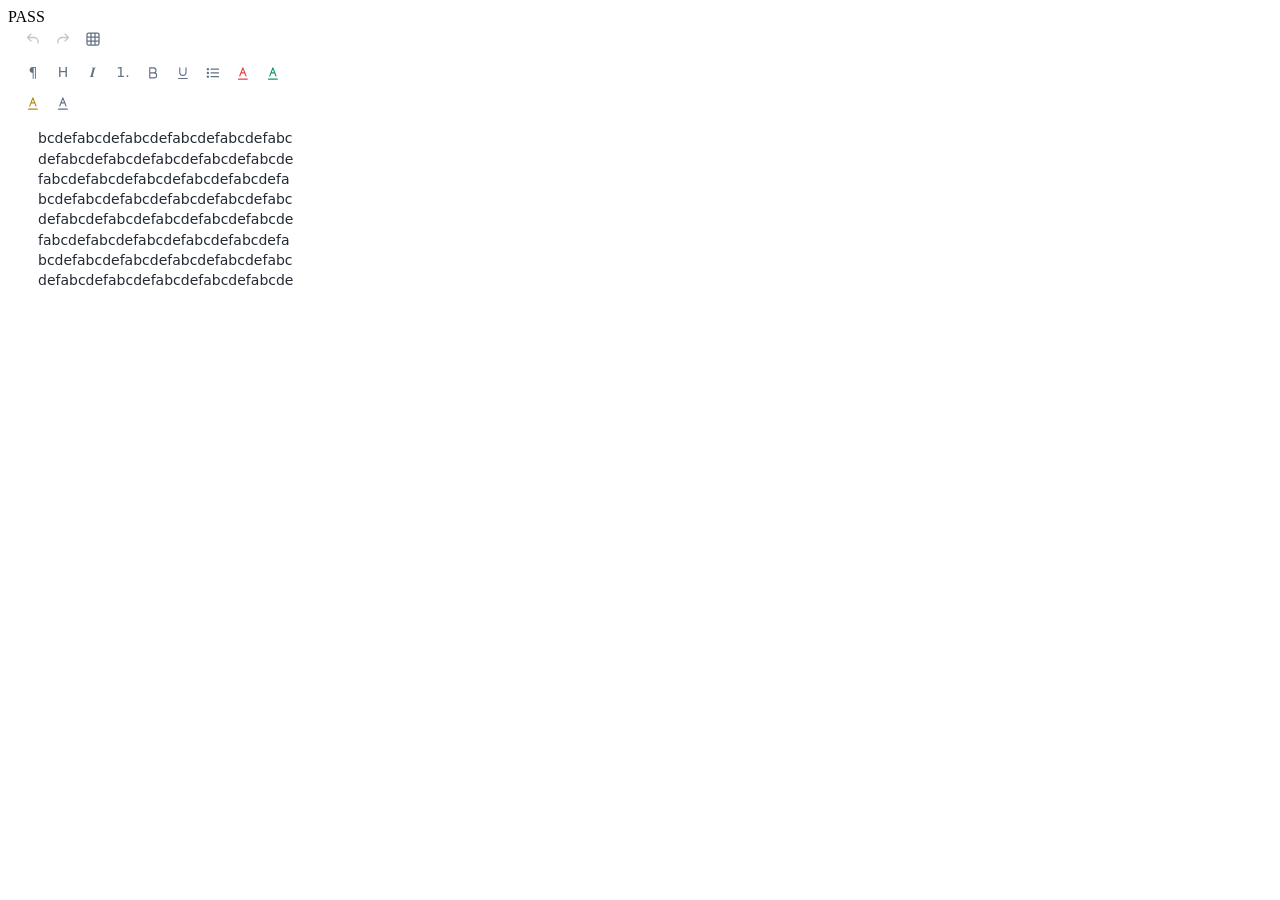
<file: tests/editor-viewport.html>
<!doctype html>
<html lang="zh-CN"><meta charset="utf-8"><title>Block Editor Kit viewport regression</title>
<link rel="stylesheet" href="../block-editor-kit/assets/editor.css">
<style>#fixture{width:310px;--bek-height:260px;font:14px/1.65 system-ui}</style>
<body><output id="result">RUNNING</output><div id="fixture"></div>
<script type="module">
import { mountBlockEditor } from '../block-editor-kit/assets/editor.js';
const result = document.querySelector('#result');
const check = (ok, message) => { if (!ok) throw Error(message); };
const frame = async () => { for (let i=0;i<4;i++) await new Promise(requestAnimationFrame); };
try {
  const editor=mountBlockEditor(document.querySelector('#fixture'),{text:Array.from({length:22},(_,i)=>'正文 '+i).join('\n')});
  const element=editor.element, scroll=element.closest('.bek-document-scroll');
  function enterAt(p) {
    element.focus({preventScroll:true});
    getSelection().collapse(p.firstChild,p.firstChild.length);
    element.dispatchEvent(new KeyboardEvent('keydown',{key:'Enter',bubbles:true,cancelable:true}));
  }
  await frame();
  enterAt(element.firstElementChild);
  await frame();
  check(scroll.scrollTop===0, 'Enter away from the bottom should not scroll');
  element.focus({preventScroll:true});
  const last=element.lastElementChild;
  const padding=parseFloat(getComputedStyle(element).paddingBottom);
  scroll.scrollTop=last.getBoundingClientRect().bottom-scroll.getBoundingClientRect().bottom+padding+1;
  await frame();
  const top=scroll.scrollTop;
  enterAt(last);
  await frame();
  check(scroll.scrollTop>top, 'Enter at the boundary should follow the new block');
  const child=element.lastElementChild;
  check(scroll.getBoundingClientRect().bottom-child.getBoundingClientRect().bottom>=padding-2, 'two-line bottom room');
  const long='https://example.test/'+'abcdef'.repeat(45);
  editor.setContent({html:'<p>'+long+'</p><table style="width:600px"><colgroup data-note-widths><col style="width:200px"><col style="width:400px"></colgroup><tbody><tr><td>'+long+'</td><td>这是一个较长的表格内容</td></tr></tbody></table>'});
  await frame();
  const paragraph=element.querySelector('p'), table=element.querySelector('table');
  check(paragraph.getBoundingClientRect().height>2*parseFloat(getComputedStyle(paragraph).lineHeight),'long string should wrap within the block');
  check(scroll.scrollWidth<=scroll.clientWidth+1,'no horizontal scroll range');
  check(table.getBoundingClientRect().width<=element.clientWidth+1,'table fits the editor');
  check(editor.getHTML().includes('width: 600px')&&!editor.getHTML().includes('--bek-fit-column'),'fit does not persist visual rule or change stored widths');
  document.querySelector('#fixture').style.width='800px';
  await frame();
  check(!table.classList.contains('bek-table-fit'),'wide layout restores column widths');
  document.querySelector('#fixture').style.width='310px';
  editor.setContent({text:long+'\n第二个块\n'+Array.from({length:24},()=> '用于滚动的正文。').join('\n')});
  scroll.scrollTop=0;
  await frame();
  const first=element.firstElementChild, second=first.nextElementSibling, handle=scroll.querySelector('.note-block-handle');
  const range=document.createRange();
  range.selectNodeContents(first);
  const lines=[...range.getClientRects()];
  const step=lines[1].top-lines[0].top;
  const blockStep=second.getBoundingClientRect().top-(first.getBoundingClientRect().bottom-step);
  check(blockStep>step+4, 'standalone block separation exceeds soft-wrap spacing');
  function hoverLine(rect) {
    first.dispatchEvent(new PointerEvent('pointermove',{clientX:rect.left+4,clientY:(rect.top+rect.bottom)/2,bubbles:true}));
  }
  hoverLine(lines[0]);
  check(!handle.hidden, 'first line has the block handle');
  const handleTop=handle.getBoundingClientRect().top;
  hoverLine(lines[1]);
  check(!handle.hidden && Math.abs(handle.getBoundingClientRect().top-handleTop)<1, 'wrapped line keeps the same first-line handle');
  check(scroll.querySelectorAll('.note-block-handle').length===1, 'one shared handle');
  scroll.scrollTop=step+2;
  await frame();
  hoverLine(first.getBoundingClientRect().top<lines[0].top-step/2
    ? (range.getClientRects()[2]) : range.getClientRects()[1]);
  check(handle.hidden, 'do not move the handle down when first line is clipped');
  result.value='PASS';
} catch(error) { result.value='FAIL: '+error.stack; throw error; }
</script>
</body></html>
</file>
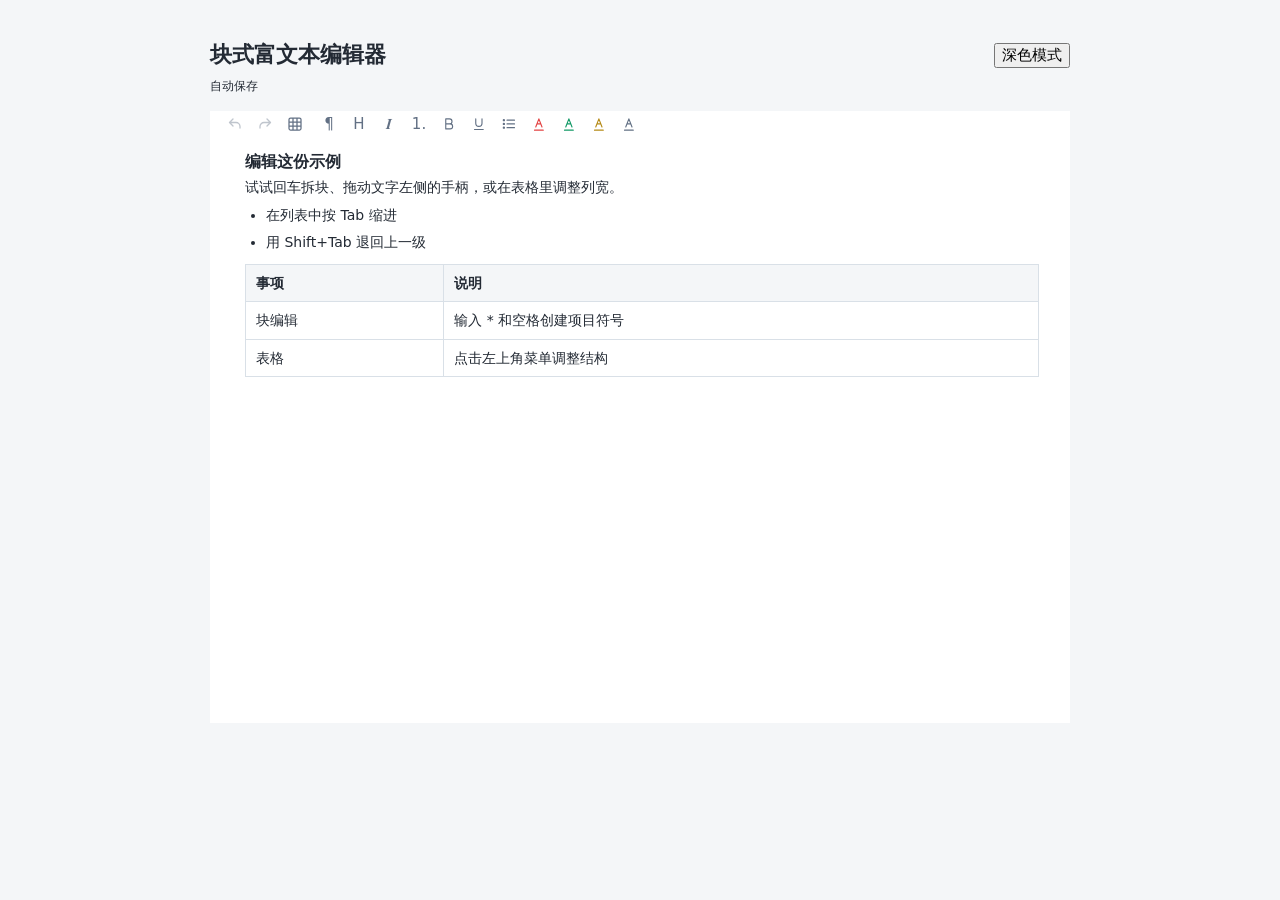
<file: block-editor-kit/assets/demo.html>
<!doctype html>
<html lang="zh-CN">
<head>
  <meta charset="utf-8">
  <meta name="viewport" content="width=device-width, initial-scale=1">
  <title>块式富文本编辑器</title>
  <link rel="stylesheet" href="./editor.css">
  <style>
    html { color-scheme: light; background: #f4f6f8; color: #232a34; font: 15px system-ui, sans-serif; }
    html[data-theme=dark] { color-scheme: dark; background: #141820; color: #e9edf5; }
    body { max-width: 860px; margin: 40px auto; padding: 0 20px; }
    header { display: flex; align-items: center; justify-content: space-between; gap: 8px; }
    h1 { margin: 0; font-size: 22px; }
    output { display: block; margin: 8px 0 16px; font-size: 12px; }
    button { font: inherit; }
    #editor { --bek-height: clamp(300px, 68vh, 680px); }
  </style>
</head>
<body>
  <header>
    <h1>块式富文本编辑器</h1>
    <button id="theme" type="button" aria-pressed="false">深色模式</button>
  </header>
  <output id="status" aria-live="polite">自动保存</output>
  <div id="editor"></div>
  <script type="module">
    import { mountBlockEditor } from './editor.js';

    const storageKey = 'block-editor-kit.demo.document';
    const status = document.querySelector('#status');
    const initialHTML = '<h3>编辑这份示例</h3><p>试试回车拆块、拖动文字左侧的手柄，或在表格里调整列宽。</p><ul><li>在列表中按 Tab 缩进</li><li>用 Shift+Tab 退回上一级</li></ul><table data-header-row="true"><tbody><tr><th>事项</th><th>说明</th></tr><tr><td>块编辑</td><td>输入 * 和空格创建项目符号</td></tr><tr><td>表格</td><td>点击左上角菜单调整结构</td></tr></tbody></table>';

    let previous = initialHTML;
    try {
      previous = localStorage.getItem(storageKey) ?? initialHTML;
    } catch {
      status.textContent = '当前浏览器无法读取本地草稿';
    }

    let timer;
    let pending;
    function save() {
      if (pending === undefined) return;
      try {
        localStorage.setItem(storageKey, pending);
        pending = undefined;
        status.textContent = '已保存到当前浏览器';
      } catch {
        status.textContent = '本地保存失败';
      }
    }

    mountBlockEditor(document.querySelector('#editor'), {
      label: '示例正文',
      html: previous,
      onChange(html) {
        pending = html;
        status.textContent = '待保存';
        clearTimeout(timer);
        timer = setTimeout(save, 600);
      }
    });
    window.addEventListener('pagehide', save);

    document.querySelector('#theme').addEventListener('click', event => {
      const enabled = document.documentElement.dataset.theme !== 'dark';
      document.documentElement.dataset.theme = enabled ? 'dark' : 'light';
      event.currentTarget.setAttribute('aria-pressed', enabled);
    });
  </script>
</body>
</html>
</file>
<file: block-editor-kit/assets/editor.css>
/* Theme tokens inherit from the surrounding application. */
.block-editor-kit {
 --surface:var(--bek-surface,#fff);
 --surface-soft:var(--bek-soft,#f4f6f8);
 --surface-hover:var(--bek-hover,#edf2f7);
 --text:var(--bek-text,#232a34);
 --muted:var(--bek-muted,#627084);
 --line:var(--bek-line,#d9e0e7);
 --type-status:var(--bek-accent,#2864be);
 --type-body:var(--bek-font-size,14px);
 --type-caption:12px;
 --note-selection:var(--bek-selection,#c9dff5);
 display:flex;flex-direction:column;min-width:0;
 height:var(--bek-height,24rem);background:var(--surface);color:var(--text);
 font-family:inherit;
}
[data-theme=dark] .block-editor-kit,.block-editor-kit[data-theme=dark] {
 --surface:var(--bek-surface,#1b2029);
 --surface-soft:var(--bek-soft,#262e3a);
 --surface-hover:var(--bek-hover,#2d394a);
 --text:var(--bek-text,#e9edf5);
 --muted:var(--bek-muted,#a0aec0);
 --line:var(--bek-line,#394658);
 --type-status:var(--bek-accent,#8db9ff);
 --note-selection:var(--bek-selection,#30465f);
}
@scope (.block-editor-kit) {
 *, *::before, *::after {box-sizing:border-box}
 button {font:inherit;color:inherit}
 .bek-tools {padding-inline:12px;position:relative;z-index:9}
 .note-color-red{color:var(--bek-red,#e34242)!important}
 .note-color-green{color:var(--bek-green,#129966)!important}
 .note-color-yellow{color:var(--bek-yellow,#b58a16)!important}
.note-rich-toolbar{display:flex;flex-wrap:wrap;gap:4px;margin-bottom:6px}.note-rich-toolbar button{display:inline-flex;align-items:center;justify-content:center;width:26px;height:26px;min-width:26px;min-height:26px;padding:0;border:0;border-radius:5px;background:transparent;color:var(--muted)}.note-rich-toolbar button:hover{background:var(--surface-hover);color:var(--text)}.note-rich-toolbar button:focus-visible{outline:2px solid var(--muted);outline-offset:1px}.note-rich-toolbar .note-tool-red{color:#e34242}.note-rich-toolbar .note-tool-green{color:#129966}.note-rich-toolbar .note-tool-yellow{color:#b58a16}
.note-rich-toolbar button:disabled{opacity:.4;cursor:default;background:transparent;color:var(--muted)}
/* A custom selection fill lets the editor retain each run's text color. */
.note-rich-editor::selection,.note-rich-editor *::selection{background-color:var(--note-selection)}
.note-rich-editor:is(.note-text-selection-painted,.note-table-selected)::selection,
.note-rich-editor:is(.note-text-selection-painted,.note-table-selected) *::selection{background-color:transparent}
.note-text-selection span{
 position:fixed;z-index:4;pointer-events:none;
 background:color-mix(in srgb,var(--type-status) 24%,transparent);
}
.note-rich-editor :is(b,strong){font-weight:bolder}
.note-rich-editor th :is(b,strong){font-weight:800}
.note-rich-toolbar button[data-tooltip]{position:relative}
.note-rich-toolbar button[data-tooltip]:is(:hover,:focus-visible)::after{
 content:attr(data-tooltip);position:absolute;z-index:10;top:calc(100% + 5px);left:50%;
 transform:translateX(-50%);padding:4px 7px;border:1px solid var(--line);border-radius:5px;
 background:var(--surface);color:var(--text);font:400 var(--type-caption)/1.4 system-ui;
 white-space:nowrap;pointer-events:none;
}

.note-color-default{color:var(--text)}
.bek-tools{display:flex;align-items:center;flex-wrap:wrap;gap:8px;margin-bottom:6px}
.bek-tools .note-rich-toolbar{margin:0}
.bek-document-frame{
 --note-table-top-gutter:8px;
 position:relative;isolation:isolate;display:flex;flex-direction:column;
 flex:1;min-height:0;
}
.bek-document-scroll{
 flex:1;min-height:0;min-width:0;overflow-x:hidden;overflow-y:auto;overscroll-behavior:contain;scroll-padding-top:var(--note-table-top-gutter);
}
.bek-document-scroll::before{content:"";display:block;height:var(--note-table-top-gutter)}
/* Keep the mask outside the scrolling layer and overlap its upper clipping edge. */
.bek-document-frame::after{
 content:"";position:absolute;inset-inline:0;top:-3px;z-index:4;
 height:calc(var(--note-table-top-gutter) + 3px);background:var(--surface);pointer-events:none;
}
.bek-document{
 position:relative;display:flex;flex-direction:column;
 min-width:0;min-height:calc(100% - var(--note-table-top-gutter));
 padding-inline:clamp(30px,7%,35px) clamp(23px,7%,31px);
}
.note-rich-editor.note-document{
 --field-bg:transparent;
 --bek-body-block-gap:8px;
 position:relative;
 flex:1;min-height:0;max-height:none;overflow:visible;
 border:0;border-radius:0;padding:0 0 calc(2lh + 2 * var(--bek-body-block-gap));background:transparent;
 font-size:var(--type-body);line-height:1.45;
 outline:0;white-space:pre-wrap;overflow-wrap:anywhere;user-select:text;
}
.note-document :is(p,blockquote){margin-block:0 var(--bek-body-block-gap)}
.note-document :is(ul,ol){margin-block:2px 6px;padding-inline-start:1.5em}
.note-document > :is(ul,ol)[data-note-list-depth]{padding-inline-start:min(45%,calc(1.5em * (1 + var(--note-list-depth))))}
.note-document > ul[data-note-list-marker="1"]{list-style-type:circle}
.note-document > ul[data-note-list-marker="2"]{list-style-type:square}
.note-document > ol[data-note-list-marker="1"]{list-style-type:lower-alpha}
.note-document > ol[data-note-list-marker="2"]{list-style-type:lower-roman}
.note-document > :is(ul,ol) + :is(ul,ol){margin-block-start:0}
.note-document :is(td,th) li+li{margin-block-start:2px}
.note-document :is(h2,h3,h4){margin-block:14px 4px;line-height:1.35}
.note-document > :first-child{margin-block-start:0}
.note-document > p[data-note-caret-line]{margin-block:0}
.note-document.bek-thin-caret{caret-color:transparent}
.bek-caret{
 position:fixed;z-index:3;width:1px;background:var(--text);pointer-events:none;
 animation:bek-caret-blink 1s step-end infinite;
}
.bek-caret.is-composing{animation:none}
.bek-document .note-text-selection span{z-index:6}
@media(prefers-reduced-motion:reduce){.bek-caret{animation:none}}
.note-rich-editor.note-document::before{content:none}
.note-rich-editor.note-document[data-empty=true]:not(:has(table))::before{
 content:attr(data-placeholder);position:absolute;inset-block-start:0;inset-inline-start:0;
 color:var(--muted);font:inherit;pointer-events:none;
}
.note-document table{position:relative;width:100%;max-width:100%;color:inherit;table-layout:auto;border-collapse:separate;border-spacing:0;margin:12px 0 38px}
.note-document table:has(> colgroup[data-note-widths]){table-layout:fixed}
.note-document table.bek-table-fit{width:100%!important}
.note-document table.bek-table-fit col{width:var(--bek-fit-column,auto)!important}
.note-document.note-column-resizing,.note-document.note-column-resizing :is(th,td){cursor:col-resize}
.note-document :is(th,td){
 min-width:0;max-width:32ch;padding:8px clamp(2px,1.5vw,10px);border:solid var(--line);border-width:0 1px 1px 0;
 text-align:left;vertical-align:middle;white-space:pre-wrap;overflow-wrap:anywhere;font:inherit;
}
.note-document tr>:is(th,td):first-child{border-left-width:1px}
.note-document table > :is(thead,tbody):nth-child(1 of thead,tbody) > tr:first-child > :is(th,td){border-top-width:1px}
.note-document th{font-weight:600;background:var(--surface-soft)}
.note-document table[data-header-row=false] > :is(thead,tbody):nth-child(1 of thead,tbody) > tr:first-child > th{
 background:transparent;font-weight:inherit;
}
.note-document table[data-header-row=true] > :is(thead,tbody):nth-child(1 of thead,tbody) > tr:first-child > :is(th,td),
.note-document table[data-header-column=true] > :is(thead,tbody,tfoot) > tr > :is(th,td):first-child{
 background:var(--surface-soft);font-weight:600;
}
.note-document table[data-header-row=true] > :is(thead,tbody):nth-child(1 of thead,tbody) > tr:first-child,
.note-document table:not([data-header-row]) > :is(thead,tbody):nth-child(1 of thead,tbody) > tr:first-child:has(>th):not(:has(>td)){
 position:sticky;top:var(--note-table-top-gutter);z-index:5;background:var(--surface-soft);
}
.note-document table[data-header-column=true] > :is(thead,tbody,tfoot) > tr > :is(th,td):first-child{
 position:sticky;left:0;z-index:1;
}
.note-table-controls{position:absolute;inset:0;pointer-events:none}
.note-table-controls .note-table-icon,.note-table-handle,.note-table-outline,.note-block-handle{position:absolute;z-index:5}
.note-table-controls :is(button,.note-table-menu){pointer-events:auto}
.note-table-controls [hidden],.note-table-controls[hidden],.note-table-handle[hidden]{display:none}
.note-table-cell-selected{outline:2px solid var(--type-status);outline-offset:-2px}
.note-table-outline{
 box-shadow:inset 0 0 0 2px var(--type-status);
 background:color-mix(in srgb,var(--type-status) 15%,transparent);pointer-events:none;
}
:is(.note-table-controls,.note-document) .note-table-handle{
 display:grid;place-items:center;padding:0;border:1px solid transparent;border-radius:5px;
 color:color-mix(in srgb,var(--muted) 70%,transparent);background:transparent;transform:translate(-50%,-50%);
 cursor:pointer;touch-action:none;z-index:6;
}
.note-table-column-handle{width:25px;height:16px}
.note-table-row-handle{width:16px;height:25px}
.note-document :is(th,td):where(:has(>.note-table-handle)){position:relative}
.note-table-row-handle.is-anchored{left:-.5px;top:50%}
.note-table-column-handle.is-anchored{left:50%;top:-.5px}
.note-table-handle span{
 width:12px;height:2px;border-radius:2px;background:currentColor;
 box-shadow:0 0 0 2px var(--surface);pointer-events:none;
}
.note-table-row-handle span{transform:rotate(90deg)}
.note-table-handle:is(:hover,:focus-visible,[aria-expanded=true]){background:var(--surface-soft);border-color:var(--line)}
.note-table-handle:is(:hover,:focus-visible,[aria-expanded=true]) span{
 width:3px;height:3px;box-shadow:-5px 0 currentColor,5px 0 currentColor,0 4px currentColor,-5px 4px currentColor,5px 4px currentColor;
 translate:0 -2px;
}
.note-table-row-handle:is(:hover,:focus-visible,[aria-expanded=true]) span{translate:2px 0}
.note-table-handle[aria-expanded=true]{background:#2864be;color:white;border-color:#2864be}
.note-table-handle.can-reorder{cursor:grab}
.note-table-handle.can-reorder:active{cursor:grabbing;z-index:8}
.note-document .note-table-drag-source{opacity:.3}
.note-table-drag-preview{
 position:fixed;z-index:6;overflow:hidden;pointer-events:none;
 color:var(--text);font-size:var(--type-body);line-height:1.65;
}
.note-table-drag-preview .note-table-drag-copy{
 position:absolute;min-width:0;margin:0;background:var(--surface);opacity:.55;box-sizing:border-box;
}
.note-table-controls.is-moving-table :is(.note-table-outline,.note-table-handle,.note-table-icon){opacity:0}
.bek-document:has(.note-table-controls.is-moving-table) .note-table-handle.is-anchored{opacity:0}
:is(.note-table-options>[data-table-action=options],.note-block-handle){cursor:grab;touch-action:none}
:is(.note-table-options>[data-table-action=options],.note-block-handle):active{cursor:grabbing}
.bek-document .note-block-handle{
 display:grid;place-items:center;width:20px;height:24px;padding:0;
 border:0;border-radius:4px;background:transparent;color:var(--muted);
}
.bek-document .note-block-handle:hover{background:var(--surface-hover)}
.note-block-handle::before{
 content:"";width:2.5px;height:2.5px;border-radius:50%;background:currentColor;
 box-shadow:5px 0,0 -5px,5px -5px,0 5px,5px 5px;translate:-2.5px 0;pointer-events:none;
}
.bek-document .note-block-handle[hidden]{display:none}
.note-block-handle.is-moving-block{opacity:0}
.note-table-drag-cell{
 position:absolute;overflow:hidden;padding:8px 10px;
 border:1px solid var(--line);background:var(--surface);
 white-space:pre-wrap;overflow-wrap:anywhere;
}
.note-table-resize-guide{
 position:fixed;z-index:7;width:2px;background:var(--type-status);pointer-events:none;
}
.note-table-icon{
 display:grid;place-items:center;width:23px;height:23px;padding:0;
 border:1px solid var(--line);border-radius:6px;background:var(--surface);
 color:var(--muted);font-size:15px;line-height:1;
}
.note-table-icon:hover{background:var(--surface-hover);color:var(--text)}
.note-table-options>.note-table-icon[aria-expanded=true]{background:var(--surface-hover);color:var(--type-status)}
.note-table-menu{
 position:fixed;z-index:8;width:min(224px,calc(100vw - 16px));padding:5px;
 border:1px solid var(--line);border-radius:8px;background:var(--surface);
 box-shadow:0 4px 16px #0002;overflow:auto;overscroll-behavior:contain;
}
.note-table-menu button{
 display:block;width:100%;padding:6px 8px;border:0;border-radius:4px;
 background:transparent;text-align:left;font-size:var(--type-caption);
}
.note-table-menu button:is(:hover,[aria-pressed=true]){background:var(--surface-hover)}

}
@keyframes bek-caret-blink{50%{opacity:0}}
</file>
